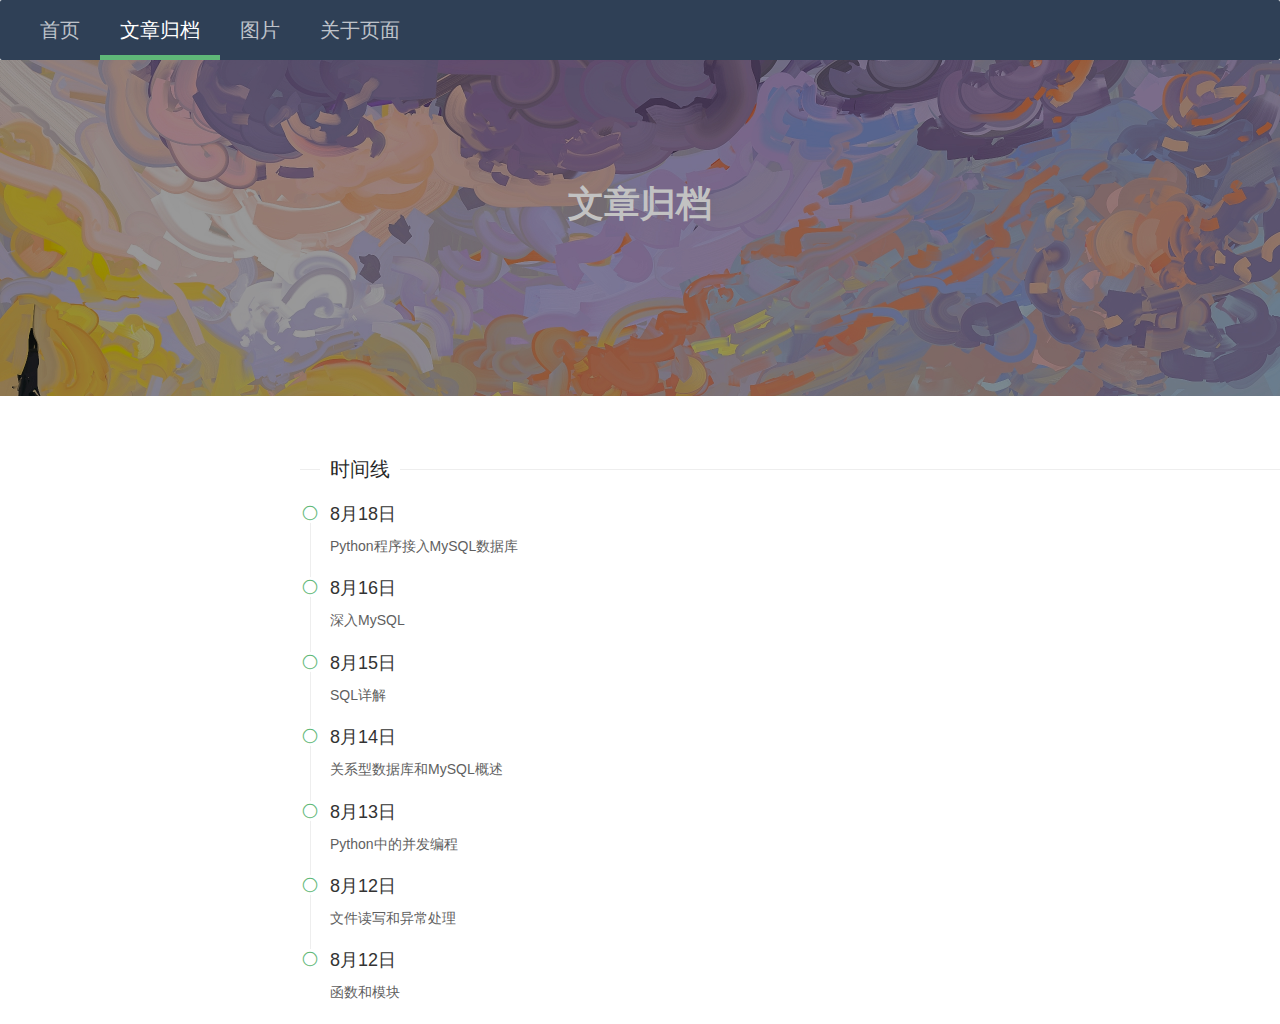
<file: archives.html>
<!DOCTYPE html>
<html lang="en">
<head>
    <meta charset="UTF-8">
    <title>kuxiaoliunian pages</title>
    <link href="layui/css/layui.css" rel="stylesheet">
    <link href="style.css" rel="stylesheet">
</head>
<body>
<script src="layui/layui.js"></script>
<script>
    layui.use('element', function () {
        var element = layui.element; //导航的hover效果、二级菜单等功能，需要依赖element模块
    });
</script>
<div class="nav">
    <ul class="layui-nav layui-bg-cyan">
        <li class="layui-nav-item"><a class="layui-font-20" href="index.html">首页</a></li>
        <li class="layui-nav-item layui-this"><a class="layui-font-20" href="archives.html">文章归档</a></li>
        <li class="layui-nav-item"><a class="layui-font-20" href="picture.html">图片</a></li>
        <li class="layui-nav-item"><a class="layui-font-20" href="about.html">关于页面</a></li>
    </ul>
</div>
<div class="top-2">
    <div class="top-mask">
        <h2 class="layui-font-gray top-h2">文章归档</h2>
    </div>
</div>
<div class="center-box">
    <fieldset class="layui-elem-field layui-field-title" >
        <legend>时间线</legend>
    </fieldset>
    <ul class="layui-timeline">
        <li class="layui-timeline-item">
            <i class="layui-icon layui-timeline-axis">&#xe63f;</i>
            <div class="layui-timeline-content layui-text">
                <h3 class="layui-timeline-title">8月18日</h3>
                <p>
                    Python程序接入MySQL数据库
                </p>
            </div>
        </li>
        <li class="layui-timeline-item">
            <i class="layui-icon layui-timeline-axis">&#xe63f;</i>
            <div class="layui-timeline-content layui-text">
                <h3 class="layui-timeline-title">8月16日</h3>
                <p>深入MySQL</p>
            </div>
        </li>
        <li class="layui-timeline-item">
            <i class="layui-icon layui-timeline-axis">&#xe63f;</i>
            <div class="layui-timeline-content layui-text">
                <h3 class="layui-timeline-title">8月15日</h3>
                <p>
                    SQL详解
                </p>
            </div>
        </li>
        <li class="layui-timeline-item">
            <i class="layui-icon layui-timeline-axis">&#xe63f;</i>
            <div class="layui-timeline-content layui-text">
                <h3 class="layui-timeline-title">8月14日</h3>
                <p>关系型数据库和MySQL概述</p>
            </div>
        </li>
        <li class="layui-timeline-item">
            <i class="layui-icon layui-timeline-axis">&#xe63f;</i>
            <div class="layui-timeline-content layui-text">
                <h3 class="layui-timeline-title">8月13日</h3>
                <p>Python中的并发编程</p>
            </div>
        </li>
        <li class="layui-timeline-item">
            <i class="layui-icon layui-timeline-axis">&#xe63f;</i>
            <div class="layui-timeline-content layui-text">
                <h3 class="layui-timeline-title">8月12日</h3>
                <p>文件读写和异常处理</p>
            </div>
        </li>
        <li class="layui-timeline-item">
            <i class="layui-icon layui-timeline-axis">&#xe63f;</i>
            <div class="layui-timeline-content layui-text">
                <h3 class="layui-timeline-title">8月12日</h3>
                <p>函数和模块</p>
            </div>
        </li>
    </ul>
</div>
</body>
</html>
</file>
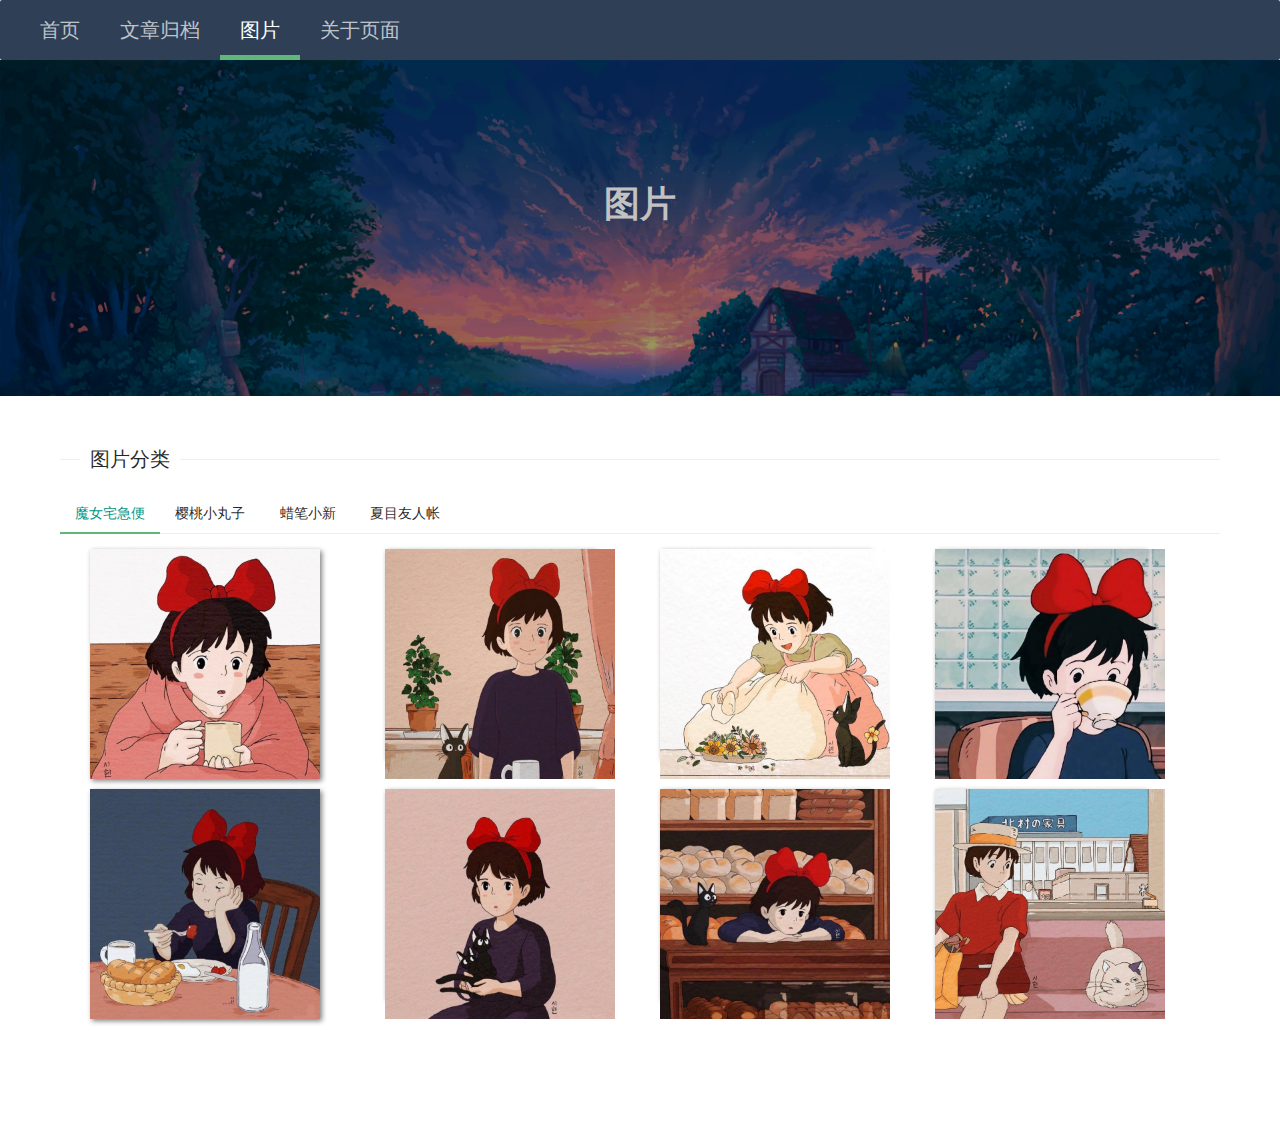
<file: picture.html>
<!DOCTYPE html>
<html lang="en">
<head>
    <meta charset="UTF-8">
    <title>kuxiaoliunian pages</title>
    <link href="layui/css/layui.css" rel="stylesheet">
    <link href="style.css" rel="stylesheet">
</head>
<body>
<script src="layui/layui.js"></script>
<script>
    layui.use('element', function () {
        var element = layui.element; //导航的hover效果、二级菜单等功能，需要依赖element模块
    });
</script>
<div class="nav">
    <ul class="layui-nav layui-bg-cyan">
        <li class="layui-nav-item"><a class="layui-font-20" href="index.html">首页</a></li>
        <li class="layui-nav-item"><a class="layui-font-20" href="archives.html">文章归档</a></li>
        <li class="layui-nav-item layui-this"><a class="layui-font-20" href="picture.html">图片</a></li>
        <li class="layui-nav-item"><a class="layui-font-20" href="about.html">关于页面</a></li>
    </ul>
</div>
<div class="top-3">
    <div class="top-mask">
        <h2 class="layui-font-gray top-h2">图片</h2>
    </div>
</div>
<div class="layui-main">
    <fieldset class="layui-elem-field layui-field-title" style="margin-top: 50px;">
        <legend>图片分类</legend>
    </fieldset>
    <div class="layui-tab layui-tab-brief">
        <ul class="layui-tab-title">
            <li class="layui-this">魔女宅急便</li>
            <li>樱桃小丸子</li>
            <li>蜡笔小新</li>
            <li>夏目友人帐</li>
        </ul>
        <div class="layui-tab-content">
            <div class="layui-tab-item layui-show">
                <div class="show-box">
                    <div class="show-img-box">
                        <div class="show-img-up">
                            <div class="show-img-left"><img src="img/IMG_1568.JPG" alt=""/></div>
                            <div class="show-img-in"><img src="img/IMG_1566.JPG" alt=""/></div>
                            <div class="show-img-in"><img src="img/IMG_1567.JPG" alt=""/></div>
                            <div class="show-img-in"><img src="img/IMG_1569.JPG" alt=""/></div>
                        </div>
                        <div class="show-img-down">
                            <div class="show-img-left"><img src="img/IMG_1570.JPG" alt=""/></div>
                            <div class="show-img-in"><img src="img/IMG_1571.JPG" alt=""/></div>
                            <div class="show-img-in"><img src="img/IMG_1572.JPG" alt=""/></div>
                            <div class="show-img-in"><img src="img/IMG_1573.JPG" alt=""/></div>
                        </div>
                    </div>
                </div>
            </div>
            <div class="layui-tab-item">
                <div class="show-box">
                    <div class="show-img-box">
                        <div class="show-img-up">
                            <div class="show-img-left"><img src="img/IMG_1584.JPG" alt=""/></div>
                            <div class="show-img-in"><img src="img/IMG_1576.JPG" alt=""/></div>
                            <div class="show-img-in"><img src="img/IMG_1577.JPG" alt=""/></div>
                            <div class="show-img-in"><img src="img/IMG_1578.JPG" alt=""/></div>
                        </div>
                        <div class="show-img-down">
                            <div class="show-img-left"><img src="img/IMG_1579.JPG" alt=""/></div>
                            <div class="show-img-in"><img src="img/IMG_1580.JPG" alt=""/></div>
                            <div class="show-img-in"><img src="img/IMG_1581.JPG" alt=""/></div>
                            <div class="show-img-in"><img src="img/IMG_1582.JPG" alt=""/></div>
                        </div>
                    </div>

                </div>
            </div>
            <div class="layui-tab-item">
                <div class="show-box">
                    <div class="show-img-box">
                        <div class="show-img-up">
                            <div class="show-img-left"><img src="img/IMG_1591.JPG" alt=""/></div>
                            <div class="show-img-in"><img src="img/IMG_1592.JPG" alt=""/></div>
                            <div class="show-img-in"><img src="img/IMG_1585.JPG" alt=""/></div>
                            <div class="show-img-in"><img src="img/IMG_1586.JPG" alt=""/></div>
                        </div>
                        <div class="show-img-down">
                            <div class="show-img-left"><img src="img/IMG_1587.JPG" alt=""/></div>
                            <div class="show-img-in"><img src="img/IMG_1588.JPG" alt=""/></div>
                            <div class="show-img-in"><img src="img/IMG_1589.JPG" alt=""/></div>
                            <div class="show-img-in"><img src="img/IMG_1590.JPG" alt=""/></div>
                        </div>
                    </div>

                </div>
            </div>
            <div class="layui-tab-item">
                <div class="show-box">
                    <div class="show-img-box">
                        <div class="show-img-up">
                            <div class="show-img-left"><img src="img/IMG_1608.JPG" alt=""/></div>
                            <div class="show-img-in"><img src="img/IMG_1609.JPG" alt=""/></div>
                            <div class="show-img-in"><img src="img/IMG_1610.JPG" alt=""/></div>
                            <div class="show-img-in"><img src="img/IMG_1603.JPG" alt=""/></div>
                        </div>
                        <div class="show-img-down">
                            <div class="show-img-left"><img src="img/IMG_1604.JPG" alt=""/></div>
                            <div class="show-img-in"><img src="img/IMG_1605.JPG" alt=""/></div>
                            <div class="show-img-in"><img src="img/IMG_1606.JPG" alt=""/></div>
                            <div class="show-img-in"><img src="img/IMG_1607.JPG" alt=""/></div>
                        </div>
                    </div>

                </div>
            </div>
        </div>
    </div>
</div>
</body>
</html>
</file>
<file: layui/css/layui.css>
blockquote, body, button, dd, div, dl, dt, form, h1, h2, h3, h4, h5, h6, input, li, ol, p, pre, td, textarea, th, ul {
    margin: 0;
    padding: 0;
    -webkit-tap-highlight-color: rgba(0, 0, 0, 0)
}

a:active, a:hover {
    outline: 0
}

img {
    display: inline-block;
    border: none;
    vertical-align: middle
}

li {
    list-style: none
}

table {
    border-collapse: collapse;
    border-spacing: 0
}

h1, h2, h3 {
    font-weight: 400
}

h4, h5, h6 {
    font-size: 100%;
    font-weight: 400
}

button, input, select, textarea {
    font-size: 100%
}

button, input, optgroup, option, select, textarea {
    font-family: inherit;
    font-size: inherit;
    font-style: inherit;
    font-weight: inherit;
    outline: 0
}

pre {
    white-space: pre-wrap;
    white-space: -moz-pre-wrap;
    white-space: -pre-wrap;
    white-space: -o-pre-wrap;
    word-wrap: break-word
}

body {
    line-height: 1.6;
    color: #333;
    color: rgba(0, 0, 0, .85);
    font: 14px Helvetica Neue, Helvetica, PingFang SC, Tahoma, Arial, sans-serif
}

hr {
    height: 0;
    line-height: 0;
    margin: 10px 0;
    padding: 0;
    border: none !important;
    border-bottom: 1px solid #eee !important;
    clear: both;
    overflow: hidden;
    background: 0 0
}

a {
    color: #333;
    text-decoration: none
}

a:hover {
    color: #777
}

a cite {
    font-style: normal;
    *cursor: pointer
}

.layui-border-box, .layui-border-box * {
    box-sizing: border-box
}

.layui-box, .layui-box * {
    box-sizing: content-box
}

.layui-clear {
    clear: both;
    *zoom: 1
}

.layui-clear:after {
    content: '\20';
    clear: both;
    *zoom: 1;
    display: block;
    height: 0
}

.layui-inline {
    position: relative;
    display: inline-block;
    *display: inline;
    *zoom: 1;
    vertical-align: middle
}

.layui-edge {
    position: relative;
    display: inline-block;
    vertical-align: middle;
    width: 0;
    height: 0;
    border-width: 6px;
    border-style: dashed;
    border-color: transparent;
    overflow: hidden
}

.layui-edge-top {
    top: -4px;
    border-bottom-color: #999;
    border-bottom-style: solid
}

.layui-edge-right {
    border-left-color: #999;
    border-left-style: solid
}

.layui-edge-bottom {
    top: 2px;
    border-top-color: #999;
    border-top-style: solid
}

.layui-edge-left {
    border-right-color: #999;
    border-right-style: solid
}

.layui-elip {
    text-overflow: ellipsis;
    overflow: hidden;
    white-space: nowrap
}

.layui-disabled, .layui-icon, .layui-unselect {
    -moz-user-select: none;
    -webkit-user-select: none;
    -ms-user-select: none
}

.layui-disabled, .layui-disabled:hover {
    color: #d2d2d2 !important;
    cursor: not-allowed !important
}

.layui-circle {
    border-radius: 100%
}

.layui-show {
    display: block !important
}

.layui-hide {
    display: none !important
}

.layui-show-v {
    visibility: visible !important
}

.layui-hide-v {
    visibility: hidden !important
}

@font-face {
    font-family: layui-icon;
    src: url(../font/iconfont.eot?v=256);
    src: url(../font/iconfont.eot?v=256#iefix) format('embedded-opentype'), url(../font/iconfont.woff2?v=256) format('woff2'), url(../font/iconfont.woff?v=256) format('woff'), url(../font/iconfont.ttf?v=256) format('truetype'), url(../font/iconfont.svg?v=256#layui-icon) format('svg')
}

.layui-icon {
    font-family: layui-icon !important;
    font-size: 16px;
    font-style: normal;
    -webkit-font-smoothing: antialiased;
    -moz-osx-font-smoothing: grayscale
}

.layui-icon-reply-fill:before {
    content: "\e611"
}

.layui-icon-set-fill:before {
    content: "\e614"
}

.layui-icon-menu-fill:before {
    content: "\e60f"
}

.layui-icon-search:before {
    content: "\e615"
}

.layui-icon-share:before {
    content: "\e641"
}

.layui-icon-set-sm:before {
    content: "\e620"
}

.layui-icon-engine:before {
    content: "\e628"
}

.layui-icon-close:before {
    content: "\1006"
}

.layui-icon-close-fill:before {
    content: "\1007"
}

.layui-icon-chart-screen:before {
    content: "\e629"
}

.layui-icon-star:before {
    content: "\e600"
}

.layui-icon-circle-dot:before {
    content: "\e617"
}

.layui-icon-chat:before {
    content: "\e606"
}

.layui-icon-release:before {
    content: "\e609"
}

.layui-icon-list:before {
    content: "\e60a"
}

.layui-icon-chart:before {
    content: "\e62c"
}

.layui-icon-ok-circle:before {
    content: "\1005"
}

.layui-icon-layim-theme:before {
    content: "\e61b"
}

.layui-icon-table:before {
    content: "\e62d"
}

.layui-icon-right:before {
    content: "\e602"
}

.layui-icon-left:before {
    content: "\e603"
}

.layui-icon-cart-simple:before {
    content: "\e698"
}

.layui-icon-face-cry:before {
    content: "\e69c"
}

.layui-icon-face-smile:before {
    content: "\e6af"
}

.layui-icon-survey:before {
    content: "\e6b2"
}

.layui-icon-tree:before {
    content: "\e62e"
}

.layui-icon-ie:before {
    content: "\e7bb"
}

.layui-icon-upload-circle:before {
    content: "\e62f"
}

.layui-icon-add-circle:before {
    content: "\e61f"
}

.layui-icon-download-circle:before {
    content: "\e601"
}

.layui-icon-templeate-1:before {
    content: "\e630"
}

.layui-icon-util:before {
    content: "\e631"
}

.layui-icon-face-surprised:before {
    content: "\e664"
}

.layui-icon-edit:before {
    content: "\e642"
}

.layui-icon-speaker:before {
    content: "\e645"
}

.layui-icon-down:before {
    content: "\e61a"
}

.layui-icon-file:before {
    content: "\e621"
}

.layui-icon-layouts:before {
    content: "\e632"
}

.layui-icon-rate-half:before {
    content: "\e6c9"
}

.layui-icon-add-circle-fine:before {
    content: "\e608"
}

.layui-icon-prev-circle:before {
    content: "\e633"
}

.layui-icon-read:before {
    content: "\e705"
}

.layui-icon-404:before {
    content: "\e61c"
}

.layui-icon-carousel:before {
    content: "\e634"
}

.layui-icon-help:before {
    content: "\e607"
}

.layui-icon-code-circle:before {
    content: "\e635"
}

.layui-icon-windows:before {
    content: "\e67f"
}

.layui-icon-water:before {
    content: "\e636"
}

.layui-icon-username:before {
    content: "\e66f"
}

.layui-icon-find-fill:before {
    content: "\e670"
}

.layui-icon-about:before {
    content: "\e60b"
}

.layui-icon-location:before {
    content: "\e715"
}

.layui-icon-up:before {
    content: "\e619"
}

.layui-icon-pause:before {
    content: "\e651"
}

.layui-icon-date:before {
    content: "\e637"
}

.layui-icon-layim-uploadfile:before {
    content: "\e61d"
}

.layui-icon-delete:before {
    content: "\e640"
}

.layui-icon-play:before {
    content: "\e652"
}

.layui-icon-top:before {
    content: "\e604"
}

.layui-icon-firefox:before {
    content: "\e686"
}

.layui-icon-friends:before {
    content: "\e612"
}

.layui-icon-refresh-3:before {
    content: "\e9aa"
}

.layui-icon-ok:before {
    content: "\e605"
}

.layui-icon-layer:before {
    content: "\e638"
}

.layui-icon-face-smile-fine:before {
    content: "\e60c"
}

.layui-icon-dollar:before {
    content: "\e659"
}

.layui-icon-group:before {
    content: "\e613"
}

.layui-icon-layim-download:before {
    content: "\e61e"
}

.layui-icon-picture-fine:before {
    content: "\e60d"
}

.layui-icon-link:before {
    content: "\e64c"
}

.layui-icon-diamond:before {
    content: "\e735"
}

.layui-icon-log:before {
    content: "\e60e"
}

.layui-icon-key:before {
    content: "\e683"
}

.layui-icon-rate-solid:before {
    content: "\e67a"
}

.layui-icon-fonts-del:before {
    content: "\e64f"
}

.layui-icon-unlink:before {
    content: "\e64d"
}

.layui-icon-fonts-clear:before {
    content: "\e639"
}

.layui-icon-triangle-r:before {
    content: "\e623"
}

.layui-icon-circle:before {
    content: "\e63f"
}

.layui-icon-radio:before {
    content: "\e643"
}

.layui-icon-align-center:before {
    content: "\e647"
}

.layui-icon-align-right:before {
    content: "\e648"
}

.layui-icon-align-left:before {
    content: "\e649"
}

.layui-icon-loading-1:before {
    content: "\e63e"
}

.layui-icon-return:before {
    content: "\e65c"
}

.layui-icon-fonts-strong:before {
    content: "\e62b"
}

.layui-icon-upload:before {
    content: "\e67c"
}

.layui-icon-dialogue:before {
    content: "\e63a"
}

.layui-icon-video:before {
    content: "\e6ed"
}

.layui-icon-headset:before {
    content: "\e6fc"
}

.layui-icon-cellphone-fine:before {
    content: "\e63b"
}

.layui-icon-add-1:before {
    content: "\e654"
}

.layui-icon-face-smile-b:before {
    content: "\e650"
}

.layui-icon-fonts-html:before {
    content: "\e64b"
}

.layui-icon-screen-full:before {
    content: "\e622"
}

.layui-icon-form:before {
    content: "\e63c"
}

.layui-icon-cart:before {
    content: "\e657"
}

.layui-icon-camera-fill:before {
    content: "\e65d"
}

.layui-icon-tabs:before {
    content: "\e62a"
}

.layui-icon-heart-fill:before {
    content: "\e68f"
}

.layui-icon-fonts-code:before {
    content: "\e64e"
}

.layui-icon-ios:before {
    content: "\e680"
}

.layui-icon-at:before {
    content: "\e687"
}

.layui-icon-fire:before {
    content: "\e756"
}

.layui-icon-set:before {
    content: "\e716"
}

.layui-icon-fonts-u:before {
    content: "\e646"
}

.layui-icon-triangle-d:before {
    content: "\e625"
}

.layui-icon-tips:before {
    content: "\e702"
}

.layui-icon-picture:before {
    content: "\e64a"
}

.layui-icon-more-vertical:before {
    content: "\e671"
}

.layui-icon-bluetooth:before {
    content: "\e689"
}

.layui-icon-flag:before {
    content: "\e66c"
}

.layui-icon-loading:before {
    content: "\e63d"
}

.layui-icon-fonts-i:before {
    content: "\e644"
}

.layui-icon-refresh-1:before {
    content: "\e666"
}

.layui-icon-rmb:before {
    content: "\e65e"
}

.layui-icon-addition:before {
    content: "\e624"
}

.layui-icon-home:before {
    content: "\e68e"
}

.layui-icon-time:before {
    content: "\e68d"
}

.layui-icon-user:before {
    content: "\e770"
}

.layui-icon-notice:before {
    content: "\e667"
}

.layui-icon-chrome:before {
    content: "\e68a"
}

.layui-icon-edge:before {
    content: "\e68b"
}

.layui-icon-login-weibo:before {
    content: "\e675"
}

.layui-icon-voice:before {
    content: "\e688"
}

.layui-icon-upload-drag:before {
    content: "\e681"
}

.layui-icon-login-qq:before {
    content: "\e676"
}

.layui-icon-snowflake:before {
    content: "\e6b1"
}

.layui-icon-heart:before {
    content: "\e68c"
}

.layui-icon-logout:before {
    content: "\e682"
}

.layui-icon-file-b:before {
    content: "\e655"
}

.layui-icon-template:before {
    content: "\e663"
}

.layui-icon-transfer:before {
    content: "\e691"
}

.layui-icon-auz:before {
    content: "\e672"
}

.layui-icon-console:before {
    content: "\e665"
}

.layui-icon-app:before {
    content: "\e653"
}

.layui-icon-prev:before {
    content: "\e65a"
}

.layui-icon-website:before {
    content: "\e7ae"
}

.layui-icon-next:before {
    content: "\e65b"
}

.layui-icon-component:before {
    content: "\e857"
}

.layui-icon-android:before {
    content: "\e684"
}

.layui-icon-more:before {
    content: "\e65f"
}

.layui-icon-login-wechat:before {
    content: "\e677"
}

.layui-icon-shrink-right:before {
    content: "\e668"
}

.layui-icon-spread-left:before {
    content: "\e66b"
}

.layui-icon-camera:before {
    content: "\e660"
}

.layui-icon-note:before {
    content: "\e66e"
}

.layui-icon-refresh:before {
    content: "\e669"
}

.layui-icon-female:before {
    content: "\e661"
}

.layui-icon-male:before {
    content: "\e662"
}

.layui-icon-screen-restore:before {
    content: "\e758"
}

.layui-icon-password:before {
    content: "\e673"
}

.layui-icon-senior:before {
    content: "\e674"
}

.layui-icon-theme:before {
    content: "\e66a"
}

.layui-icon-tread:before {
    content: "\e6c5"
}

.layui-icon-praise:before {
    content: "\e6c6"
}

.layui-icon-star-fill:before {
    content: "\e658"
}

.layui-icon-rate:before {
    content: "\e67b"
}

.layui-icon-template-1:before {
    content: "\e656"
}

.layui-icon-vercode:before {
    content: "\e679"
}

.layui-icon-service:before {
    content: "\e626"
}

.layui-icon-cellphone:before {
    content: "\e678"
}

.layui-icon-print:before {
    content: "\e66d"
}

.layui-icon-cols:before {
    content: "\e610"
}

.layui-icon-wifi:before {
    content: "\e7e0"
}

.layui-icon-export:before {
    content: "\e67d"
}

.layui-icon-rss:before {
    content: "\e808"
}

.layui-icon-slider:before {
    content: "\e714"
}

.layui-icon-email:before {
    content: "\e618"
}

.layui-icon-subtraction:before {
    content: "\e67e"
}

.layui-icon-mike:before {
    content: "\e6dc"
}

.layui-icon-light:before {
    content: "\e748"
}

.layui-icon-gift:before {
    content: "\e627"
}

.layui-icon-mute:before {
    content: "\e685"
}

.layui-icon-reduce-circle:before {
    content: "\e616"
}

.layui-icon-music:before {
    content: "\e690"
}

.layui-main {
    position: relative;
    width: 1160px;
    margin: 0 auto
}

.layui-header {
    position: relative;
    z-index: 1000;
    height: 60px
}

.layui-header a:hover {
    transition: all .5s;
    -webkit-transition: all .5s
}

.layui-side {
    position: fixed;
    left: 0;
    top: 0;
    bottom: 0;
    z-index: 999;
    width: 200px;
    overflow-x: hidden
}

.layui-side-scroll {
    position: relative;
    width: 220px;
    height: 100%;
    overflow-x: hidden
}

.layui-body {
    position: relative;
    left: 200px;
    right: 0;
    top: 0;
    bottom: 0;
    z-index: 900;
    width: auto;
    box-sizing: border-box
}

.layui-layout-body {
    overflow-x: hidden
}

.layui-layout-admin .layui-header {
    position: fixed;
    top: 0;
    left: 0;
    right: 0;
    background-color: #23262e
}

.layui-layout-admin .layui-side {
    top: 60px;
    width: 200px;
    overflow-x: hidden
}

.layui-layout-admin .layui-body {
    position: absolute;
    top: 60px;
    padding-bottom: 44px
}

.layui-layout-admin .layui-main {
    width: auto;
    margin: 0 15px
}

.layui-layout-admin .layui-footer {
    position: fixed;
    left: 200px;
    right: 0;
    bottom: 0;
    z-index: 990;
    height: 44px;
    line-height: 44px;
    padding: 0 15px;
    box-shadow: -1px 0 4px rgb(0 0 0 / 12%);
    background-color: #fafafa
}

.layui-layout-admin .layui-logo {
    position: absolute;
    left: 0;
    top: 0;
    width: 200px;
    height: 100%;
    line-height: 60px;
    text-align: center;
    color: #009688;
    font-size: 16px;
    box-shadow: 0 1px 2px 0 rgb(0 0 0 / 15%)
}

.layui-layout-admin .layui-header .layui-nav {
    background: 0 0
}

.layui-layout-left {
    position: absolute !important;
    left: 200px;
    top: 0
}

.layui-layout-right {
    position: absolute !important;
    right: 0;
    top: 0
}

.layui-container {
    position: relative;
    margin: 0 auto;
    box-sizing: border-box
}

.layui-fluid {
    position: relative;
    margin: 0 auto;
    padding: 0 15px
}

.layui-row:after, .layui-row:before {
    content: "";
    display: block;
    clear: both
}

.layui-col-lg1, .layui-col-lg10, .layui-col-lg11, .layui-col-lg12, .layui-col-lg2, .layui-col-lg3, .layui-col-lg4, .layui-col-lg5, .layui-col-lg6, .layui-col-lg7, .layui-col-lg8, .layui-col-lg9, .layui-col-md1, .layui-col-md10, .layui-col-md11, .layui-col-md12, .layui-col-md2, .layui-col-md3, .layui-col-md4, .layui-col-md5, .layui-col-md6, .layui-col-md7, .layui-col-md8, .layui-col-md9, .layui-col-sm1, .layui-col-sm10, .layui-col-sm11, .layui-col-sm12, .layui-col-sm2, .layui-col-sm3, .layui-col-sm4, .layui-col-sm5, .layui-col-sm6, .layui-col-sm7, .layui-col-sm8, .layui-col-sm9, .layui-col-xs1, .layui-col-xs10, .layui-col-xs11, .layui-col-xs12, .layui-col-xs2, .layui-col-xs3, .layui-col-xs4, .layui-col-xs5, .layui-col-xs6, .layui-col-xs7, .layui-col-xs8, .layui-col-xs9 {
    position: relative;
    display: block;
    box-sizing: border-box
}

.layui-col-xs1, .layui-col-xs10, .layui-col-xs11, .layui-col-xs12, .layui-col-xs2, .layui-col-xs3, .layui-col-xs4, .layui-col-xs5, .layui-col-xs6, .layui-col-xs7, .layui-col-xs8, .layui-col-xs9 {
    float: left
}

.layui-col-xs1 {
    width: 8.33333333%
}

.layui-col-xs2 {
    width: 16.66666667%
}

.layui-col-xs3 {
    width: 25%
}

.layui-col-xs4 {
    width: 33.33333333%
}

.layui-col-xs5 {
    width: 41.66666667%
}

.layui-col-xs6 {
    width: 50%
}

.layui-col-xs7 {
    width: 58.33333333%
}

.layui-col-xs8 {
    width: 66.66666667%
}

.layui-col-xs9 {
    width: 75%
}

.layui-col-xs10 {
    width: 83.33333333%
}

.layui-col-xs11 {
    width: 91.66666667%
}

.layui-col-xs12 {
    width: 100%
}

.layui-col-xs-offset1 {
    margin-left: 8.33333333%
}

.layui-col-xs-offset2 {
    margin-left: 16.66666667%
}

.layui-col-xs-offset3 {
    margin-left: 25%
}

.layui-col-xs-offset4 {
    margin-left: 33.33333333%
}

.layui-col-xs-offset5 {
    margin-left: 41.66666667%
}

.layui-col-xs-offset6 {
    margin-left: 50%
}

.layui-col-xs-offset7 {
    margin-left: 58.33333333%
}

.layui-col-xs-offset8 {
    margin-left: 66.66666667%
}

.layui-col-xs-offset9 {
    margin-left: 75%
}

.layui-col-xs-offset10 {
    margin-left: 83.33333333%
}

.layui-col-xs-offset11 {
    margin-left: 91.66666667%
}

.layui-col-xs-offset12 {
    margin-left: 100%
}

@media screen and (max-width: 767.98px) {
    .layui-container {
        padding: 0 15px
    }

    .layui-hide-xs {
        display: none !important
    }

    .layui-show-xs-block {
        display: block !important
    }

    .layui-show-xs-inline {
        display: inline !important
    }

    .layui-show-xs-inline-block {
        display: inline-block !important
    }
}

@media screen and (min-width: 768px) {
    .layui-container {
        width: 720px
    }

    .layui-hide-sm {
        display: none !important
    }

    .layui-show-sm-block {
        display: block !important
    }

    .layui-show-sm-inline {
        display: inline !important
    }

    .layui-show-sm-inline-block {
        display: inline-block !important
    }

    .layui-col-sm1, .layui-col-sm10, .layui-col-sm11, .layui-col-sm12, .layui-col-sm2, .layui-col-sm3, .layui-col-sm4, .layui-col-sm5, .layui-col-sm6, .layui-col-sm7, .layui-col-sm8, .layui-col-sm9 {
        float: left
    }

    .layui-col-sm1 {
        width: 8.33333333%
    }

    .layui-col-sm2 {
        width: 16.66666667%
    }

    .layui-col-sm3 {
        width: 25%
    }

    .layui-col-sm4 {
        width: 33.33333333%
    }

    .layui-col-sm5 {
        width: 41.66666667%
    }

    .layui-col-sm6 {
        width: 50%
    }

    .layui-col-sm7 {
        width: 58.33333333%
    }

    .layui-col-sm8 {
        width: 66.66666667%
    }

    .layui-col-sm9 {
        width: 75%
    }

    .layui-col-sm10 {
        width: 83.33333333%
    }

    .layui-col-sm11 {
        width: 91.66666667%
    }

    .layui-col-sm12 {
        width: 100%
    }

    .layui-col-sm-offset1 {
        margin-left: 8.33333333%
    }

    .layui-col-sm-offset2 {
        margin-left: 16.66666667%
    }

    .layui-col-sm-offset3 {
        margin-left: 25%
    }

    .layui-col-sm-offset4 {
        margin-left: 33.33333333%
    }

    .layui-col-sm-offset5 {
        margin-left: 41.66666667%
    }

    .layui-col-sm-offset6 {
        margin-left: 50%
    }

    .layui-col-sm-offset7 {
        margin-left: 58.33333333%
    }

    .layui-col-sm-offset8 {
        margin-left: 66.66666667%
    }

    .layui-col-sm-offset9 {
        margin-left: 75%
    }

    .layui-col-sm-offset10 {
        margin-left: 83.33333333%
    }

    .layui-col-sm-offset11 {
        margin-left: 91.66666667%
    }

    .layui-col-sm-offset12 {
        margin-left: 100%
    }
}

@media screen and (min-width: 992px) {
    .layui-container {
        width: 960px
    }

    .layui-hide-md {
        display: none !important
    }

    .layui-show-md-block {
        display: block !important
    }

    .layui-show-md-inline {
        display: inline !important
    }

    .layui-show-md-inline-block {
        display: inline-block !important
    }

    .layui-col-md1, .layui-col-md10, .layui-col-md11, .layui-col-md12, .layui-col-md2, .layui-col-md3, .layui-col-md4, .layui-col-md5, .layui-col-md6, .layui-col-md7, .layui-col-md8, .layui-col-md9 {
        float: left
    }

    .layui-col-md1 {
        width: 8.33333333%
    }

    .layui-col-md2 {
        width: 16.66666667%
    }

    .layui-col-md3 {
        width: 25%
    }

    .layui-col-md4 {
        width: 33.33333333%
    }

    .layui-col-md5 {
        width: 41.66666667%
    }

    .layui-col-md6 {
        width: 50%
    }

    .layui-col-md7 {
        width: 58.33333333%
    }

    .layui-col-md8 {
        width: 66.66666667%
    }

    .layui-col-md9 {
        width: 75%
    }

    .layui-col-md10 {
        width: 83.33333333%
    }

    .layui-col-md11 {
        width: 91.66666667%
    }

    .layui-col-md12 {
        width: 100%
    }

    .layui-col-md-offset1 {
        margin-left: 8.33333333%
    }

    .layui-col-md-offset2 {
        margin-left: 16.66666667%
    }

    .layui-col-md-offset3 {
        margin-left: 25%
    }

    .layui-col-md-offset4 {
        margin-left: 33.33333333%
    }

    .layui-col-md-offset5 {
        margin-left: 41.66666667%
    }

    .layui-col-md-offset6 {
        margin-left: 50%
    }

    .layui-col-md-offset7 {
        margin-left: 58.33333333%
    }

    .layui-col-md-offset8 {
        margin-left: 66.66666667%
    }

    .layui-col-md-offset9 {
        margin-left: 75%
    }

    .layui-col-md-offset10 {
        margin-left: 83.33333333%
    }

    .layui-col-md-offset11 {
        margin-left: 91.66666667%
    }

    .layui-col-md-offset12 {
        margin-left: 100%
    }
}

@media screen and (min-width: 1200px) {
    .layui-container {
        width: 1150px
    }

    .layui-hide-lg {
        display: none !important
    }

    .layui-show-lg-block {
        display: block !important
    }

    .layui-show-lg-inline {
        display: inline !important
    }

    .layui-show-lg-inline-block {
        display: inline-block !important
    }

    .layui-col-lg1, .layui-col-lg10, .layui-col-lg11, .layui-col-lg12, .layui-col-lg2, .layui-col-lg3, .layui-col-lg4, .layui-col-lg5, .layui-col-lg6, .layui-col-lg7, .layui-col-lg8, .layui-col-lg9 {
        float: left
    }

    .layui-col-lg1 {
        width: 8.33333333%
    }

    .layui-col-lg2 {
        width: 16.66666667%
    }

    .layui-col-lg3 {
        width: 25%
    }

    .layui-col-lg4 {
        width: 33.33333333%
    }

    .layui-col-lg5 {
        width: 41.66666667%
    }

    .layui-col-lg6 {
        width: 50%
    }

    .layui-col-lg7 {
        width: 58.33333333%
    }

    .layui-col-lg8 {
        width: 66.66666667%
    }

    .layui-col-lg9 {
        width: 75%
    }

    .layui-col-lg10 {
        width: 83.33333333%
    }

    .layui-col-lg11 {
        width: 91.66666667%
    }

    .layui-col-lg12 {
        width: 100%
    }

    .layui-col-lg-offset1 {
        margin-left: 8.33333333%
    }

    .layui-col-lg-offset2 {
        margin-left: 16.66666667%
    }

    .layui-col-lg-offset3 {
        margin-left: 25%
    }

    .layui-col-lg-offset4 {
        margin-left: 33.33333333%
    }

    .layui-col-lg-offset5 {
        margin-left: 41.66666667%
    }

    .layui-col-lg-offset6 {
        margin-left: 50%
    }

    .layui-col-lg-offset7 {
        margin-left: 58.33333333%
    }

    .layui-col-lg-offset8 {
        margin-left: 66.66666667%
    }

    .layui-col-lg-offset9 {
        margin-left: 75%
    }

    .layui-col-lg-offset10 {
        margin-left: 83.33333333%
    }

    .layui-col-lg-offset11 {
        margin-left: 91.66666667%
    }

    .layui-col-lg-offset12 {
        margin-left: 100%
    }
}

.layui-col-space1 {
    margin: -.5px
}

.layui-col-space1 > * {
    padding: .5px
}

.layui-col-space2 {
    margin: -1px
}

.layui-col-space2 > * {
    padding: 1px
}

.layui-col-space4 {
    margin: -2px
}

.layui-col-space4 > * {
    padding: 2px
}

.layui-col-space5 {
    margin: -2.5px
}

.layui-col-space5 > * {
    padding: 2.5px
}

.layui-col-space6 {
    margin: -3px
}

.layui-col-space6 > * {
    padding: 3px
}

.layui-col-space8 {
    margin: -4px
}

.layui-col-space8 > * {
    padding: 4px
}

.layui-col-space10 {
    margin: -5px
}

.layui-col-space10 > * {
    padding: 5px
}

.layui-col-space12 {
    margin: -6px
}

.layui-col-space12 > * {
    padding: 6px
}

.layui-col-space14 {
    margin: -7px
}

.layui-col-space14 > * {
    padding: 7px
}

.layui-col-space15 {
    margin: -7.5px
}

.layui-col-space15 > * {
    padding: 7.5px
}

.layui-col-space16 {
    margin: -8px
}

.layui-col-space16 > * {
    padding: 8px
}

.layui-col-space18 {
    margin: -9px
}

.layui-col-space18 > * {
    padding: 9px
}

.layui-col-space20 {
    margin: -10px
}

.layui-col-space20 > * {
    padding: 10px
}

.layui-col-space22 {
    margin: -11px
}

.layui-col-space22 > * {
    padding: 11px
}

.layui-col-space24 {
    margin: -12px
}

.layui-col-space24 > * {
    padding: 12px
}

.layui-col-space25 {
    margin: -12.5px
}

.layui-col-space25 > * {
    padding: 12.5px
}

.layui-col-space26 {
    margin: -13px
}

.layui-col-space26 > * {
    padding: 13px
}

.layui-col-space28 {
    margin: -14px
}

.layui-col-space28 > * {
    padding: 14px
}

.layui-col-space30 {
    margin: -15px
}

.layui-col-space30 > * {
    padding: 15px
}

.layui-btn, .layui-input, .layui-select, .layui-textarea, .layui-upload-button {
    outline: 0;
    -webkit-appearance: none;
    transition: all .3s;
    -webkit-transition: all .3s;
    box-sizing: border-box
}

.layui-elem-quote {
    margin-bottom: 10px;
    padding: 15px;
    line-height: 1.6;
    border-left: 5px solid #5fb878;
    border-radius: 0 2px 2px 0;
    background-color: #fafafa
}

.layui-quote-nm {
    border-style: solid;
    border-width: 1px;
    border-left-width: 5px;
    background: 0 0
}

.layui-elem-field {
    margin-bottom: 10px;
    padding: 0;
    border-width: 1px;
    border-style: solid
}

.layui-elem-field legend {
    margin-left: 20px;
    padding: 0 10px;
    font-size: 20px;
    font-weight: 300
}

.layui-field-title {
    margin: 10px 0 20px;
    border-width: 0;
    border-top-width: 1px
}

.layui-field-box {
    padding: 15px
}

.layui-field-title .layui-field-box {
    padding: 10px 0
}

.layui-progress {
    position: relative;
    height: 6px;
    border-radius: 20px;
    background-color: #eee
}

.layui-progress-bar {
    position: absolute;
    left: 0;
    top: 0;
    width: 0;
    max-width: 100%;
    height: 6px;
    border-radius: 20px;
    text-align: right;
    background-color: #5fb878;
    transition: all .3s;
    -webkit-transition: all .3s
}

.layui-progress-big, .layui-progress-big .layui-progress-bar {
    height: 18px;
    line-height: 18px
}

.layui-progress-text {
    position: relative;
    top: -20px;
    line-height: 18px;
    font-size: 12px;
    color: #5f5f5f
}

.layui-progress-big .layui-progress-text {
    position: static;
    padding: 0 10px;
    color: #fff
}

.layui-collapse {
    border-width: 1px;
    border-style: solid;
    border-radius: 2px
}

.layui-colla-content, .layui-colla-item {
    border-top-width: 1px;
    border-top-style: solid
}

.layui-colla-item:first-child {
    border-top: none
}

.layui-colla-title {
    position: relative;
    height: 42px;
    line-height: 42px;
    padding: 0 15px 0 35px;
    color: #333;
    background-color: #fafafa;
    cursor: pointer;
    font-size: 14px;
    overflow: hidden
}

.layui-colla-content {
    display: none;
    padding: 10px 15px;
    line-height: 1.6;
    color: #5f5f5f
}

.layui-colla-icon {
    position: absolute;
    left: 15px;
    top: 0;
    font-size: 14px
}

.layui-card {
    margin-bottom: 15px;
    border-radius: 2px;
    background-color: #fff;
    box-shadow: 0 1px 2px 0 rgba(0, 0, 0, .05)
}

.layui-card:last-child {
    margin-bottom: 0
}

.layui-card-header {
    position: relative;
    height: 42px;
    line-height: 42px;
    padding: 0 15px;
    border-bottom: 1px solid #f6f6f6;
    color: #333;
    border-radius: 2px 2px 0 0;
    font-size: 14px
}

.layui-card-body {
    position: relative;
    padding: 10px 15px;
    line-height: 24px
}

.layui-card-body[pad15] {
    padding: 15px
}

.layui-card-body[pad20] {
    padding: 20px
}

.layui-card-body .layui-table {
    margin: 5px 0
}

.layui-card .layui-tab {
    margin: 0
}

.layui-panel {
    position: relative;
    border-width: 1px;
    border-style: solid;
    border-radius: 2px;
    box-shadow: 1px 1px 4px rgb(0 0 0 / 8%);
    background-color: #fff;
    color: #5f5f5f
}

.layui-panel-window {
    position: relative;
    padding: 15px;
    border-radius: 0;
    border-top: 5px solid #eee;
    background-color: #fff
}

.layui-auxiliar-moving {
    position: fixed;
    left: 0;
    right: 0;
    top: 0;
    bottom: 0;
    width: 100%;
    height: 100%;
    background: 0 0;
    z-index: 9999999999
}

.layui-bg-red {
    background-color: #ff5722 !important;
    color: #fff !important
}

.layui-bg-orange {
    background-color: #ffb800 !important;
    color: #fff !important
}

.layui-bg-green {
    background-color: #009688 !important;
    color: #fff !important
}

.layui-bg-cyan {
    background-color: #2f4056 !important;
    color: #fff !important
}

.layui-bg-blue {
    background-color: #1e9fff !important;
    color: #fff !important
}

.layui-bg-black {
    background-color: #393d49 !important;
    color: #fff !important
}

.layui-bg-gray {
    background-color: #fafafa !important;
    color: #5f5f5f !important
}

.layui-badge-rim, .layui-border, .layui-colla-content, .layui-colla-item, .layui-collapse, .layui-elem-field, .layui-form-pane .layui-form-item[pane], .layui-form-pane .layui-form-label, .layui-input, .layui-layedit, .layui-layedit-tool, .layui-panel, .layui-quote-nm, .layui-select, .layui-tab-bar, .layui-tab-card, .layui-tab-title, .layui-tab-title .layui-this:after, .layui-textarea {
    border-color: #eee
}

.layui-border {
    border-width: 1px;
    border-style: solid;
    color: #5f5f5f !important
}

.layui-border-red {
    border-width: 1px;
    border-style: solid;
    border-color: #ff5722 !important;
    color: #ff5722 !important
}

.layui-border-orange {
    border-width: 1px;
    border-style: solid;
    border-color: #ffb800 !important;
    color: #ffb800 !important
}

.layui-border-green {
    border-width: 1px;
    border-style: solid;
    border-color: #009688 !important;
    color: #009688 !important
}

.layui-border-cyan {
    border-width: 1px;
    border-style: solid;
    border-color: #2f4056 !important;
    color: #2f4056 !important
}

.layui-border-blue {
    border-width: 1px;
    border-style: solid;
    border-color: #1e9fff !important;
    color: #1e9fff !important
}

.layui-border-black {
    border-width: 1px;
    border-style: solid;
    border-color: #393d49 !important;
    color: #393d49 !important
}

.layui-timeline-item:before {
    background-color: #eee
}

.layui-text {
    line-height: 1.6;
    font-size: 14px;
    color: #5f5f5f
}

.layui-text h1, .layui-text h2, .layui-text h3, .layui-text h4, .layui-text h5, .layui-text h6 {
    font-weight: 500;
    color: #333
}

.layui-text h1 {
    font-size: 32px
}

.layui-text h2 {
    font-size: 24px
}

.layui-text h3 {
    font-size: 18px
}

.layui-text h4 {
    font-size: 16px
}

.layui-text h5 {
    font-size: 14px
}

.layui-text h6 {
    font-size: 13px
}

.layui-text a:not(.layui-btn) {
    color: #01aaed
}

.layui-text a:not(.layui-btn):hover {
    text-decoration: underline
}

.layui-text ol, .layui-text ul {
    padding: 5px 0 5px 15px
}

.layui-text ul li {
    margin-top: 5px;
    list-style-type: disc
}

.layui-text ol li {
    margin-top: 5px;
    list-style-type: decimal
}

.layui-text em, .layui-word-aux {
    color: #999 !important;
    padding-left: 5px !important;
    padding-right: 5px !important
}

.layui-text p {
    margin: 10px 0
}

.layui-text p:first-child {
    margin-top: 0
}

.layui-text p:last-child {
    margin-bottom: 0
}

.layui-text blockquote:not(.layui-elem-quote) {
    padding: 5px 15px;
    border-left: 5px solid #eee
}

.layui-text pre:not(.layui-code) {
    padding: 15px;
    font-family: Lucida Console, Consolas, Courier New;
    background-color: #fafafa
}

.layui-font-12 {
    font-size: 12px !important
}

.layui-font-14 {
    font-size: 14px !important
}

.layui-font-16 {
    font-size: 16px !important
}

.layui-font-18 {
    font-size: 18px !important
}

.layui-font-20 {
    font-size: 20px !important
}

.layui-font-red {
    color: #ff5722 !important
}

.layui-font-orange {
    color: #ffb800 !important
}

.layui-font-green {
    color: #009688 !important
}

.layui-font-cyan {
    color: #2f4056 !important
}

.layui-font-blue {
    color: #01aaed !important
}

.layui-font-black {
    color: #000 !important
}

.layui-font-gray {
    color: #c2c2c2 !important
}

.layui-btn {
    display: inline-block;
    vertical-align: middle;
    height: 38px;
    line-height: 38px;
    border: 1px solid transparent;
    padding: 0 18px;
    background-color: #009688;
    color: #fff;
    white-space: nowrap;
    text-align: center;
    font-size: 14px;
    border-radius: 2px;
    cursor: pointer;
    -moz-user-select: none;
    -webkit-user-select: none;
    -ms-user-select: none
}

.layui-btn:hover {
    opacity: .8;
    filter: alpha(opacity=80);
    color: #fff
}

.layui-btn:active {
    opacity: 1;
    filter: alpha(opacity=100)
}

.layui-btn + .layui-btn {
    margin-left: 10px
}

.layui-btn-container {
    font-size: 0
}

.layui-btn-container .layui-btn {
    margin-right: 10px;
    margin-bottom: 10px
}

.layui-btn-container .layui-btn + .layui-btn {
    margin-left: 0
}

.layui-table .layui-btn-container .layui-btn {
    margin-bottom: 9px
}

.layui-btn-radius {
    border-radius: 100px
}

.layui-btn .layui-icon {
    padding: 0 2px;
    vertical-align: middle \0;
    vertical-align: bottom
}

.layui-btn-primary {
    border-color: #d2d2d2;
    background: 0 0;
    color: #5f5f5f
}

.layui-btn-primary:hover {
    border-color: #009688;
    color: #333
}

.layui-btn-normal {
    background-color: #1e9fff
}

.layui-btn-warm {
    background-color: #ffb800
}

.layui-btn-danger {
    background-color: #ff5722
}

.layui-btn-checked {
    background-color: #5fb878
}

.layui-btn-disabled, .layui-btn-disabled:active, .layui-btn-disabled:hover {
    border-color: #eee !important;
    background-color: #fbfbfb !important;
    color: #d2d2d2 !important;
    cursor: not-allowed !important;
    opacity: 1
}

.layui-btn-lg {
    height: 44px;
    line-height: 44px;
    padding: 0 25px;
    font-size: 16px
}

.layui-btn-sm {
    height: 30px;
    line-height: 30px;
    padding: 0 10px;
    font-size: 12px
}

.layui-btn-xs {
    height: 22px;
    line-height: 22px;
    padding: 0 5px;
    font-size: 12px
}

.layui-btn-xs i {
    font-size: 12px !important
}

.layui-btn-group {
    display: inline-block;
    vertical-align: middle;
    font-size: 0
}

.layui-btn-group .layui-btn {
    margin-left: 0 !important;
    margin-right: 0 !important;
    border-left: 1px solid rgba(255, 255, 255, .5);
    border-radius: 0
}

.layui-btn-group .layui-btn-primary {
    border-left: none
}

.layui-btn-group .layui-btn-primary:hover {
    border-color: #d2d2d2;
    color: #009688
}

.layui-btn-group .layui-btn:first-child {
    border-left: none;
    border-radius: 2px 0 0 2px
}

.layui-btn-group .layui-btn-primary:first-child {
    border-left: 1px solid #d2d2d2
}

.layui-btn-group .layui-btn:last-child {
    border-radius: 0 2px 2px 0
}

.layui-btn-group .layui-btn + .layui-btn {
    margin-left: 0
}

.layui-btn-group + .layui-btn-group {
    margin-left: 10px
}

.layui-btn-fluid {
    width: 100%
}

.layui-input, .layui-select, .layui-textarea {
    height: 38px;
    line-height: 1.3;
    line-height: 38px \9;
    border-width: 1px;
    border-style: solid;
    background-color: #fff;
    color: rgba(0, 0, 0, .85);
    border-radius: 2px
}

.layui-input::-webkit-input-placeholder, .layui-select::-webkit-input-placeholder, .layui-textarea::-webkit-input-placeholder {
    line-height: 1.3
}

.layui-input, .layui-textarea {
    display: block;
    width: 100%;
    padding-left: 10px
}

.layui-input:hover, .layui-textarea:hover {
    border-color: #eee !important
}

.layui-input:focus, .layui-textarea:focus {
    border-color: #d2d2d2 !important
}

.layui-textarea {
    position: relative;
    min-height: 100px;
    height: auto;
    line-height: 20px;
    padding: 6px 10px;
    resize: vertical
}

.layui-select {
    padding: 0 10px
}

.layui-form input[type=checkbox], .layui-form input[type=radio], .layui-form select {
    display: none
}

.layui-form [lay-ignore] {
    display: initial
}

.layui-form-item {
    margin-bottom: 15px;
    clear: both;
    *zoom: 1
}

.layui-form-item:after {
    content: '\20';
    clear: both;
    *zoom: 1;
    display: block;
    height: 0
}

.layui-form-label {
    position: relative;
    float: left;
    display: block;
    padding: 9px 15px;
    width: 80px;
    font-weight: 400;
    line-height: 20px;
    text-align: right
}

.layui-form-label-col {
    display: block;
    float: none;
    padding: 9px 0;
    line-height: 20px;
    text-align: left
}

.layui-form-item .layui-inline {
    margin-bottom: 5px;
    margin-right: 10px
}

.layui-input-block, .layui-input-inline {
    position: relative
}

.layui-input-block {
    margin-left: 110px;
    min-height: 36px
}

.layui-input-inline {
    display: inline-block;
    vertical-align: middle
}

.layui-form-item .layui-input-inline {
    float: left;
    width: 190px;
    margin-right: 10px
}

.layui-form-text .layui-input-inline {
    width: auto
}

.layui-form-mid {
    position: relative;
    float: left;
    display: block;
    padding: 9px 0 !important;
    line-height: 20px;
    margin-right: 10px
}

.layui-form-danger + .layui-form-select .layui-input, .layui-form-danger:focus {
    border-color: #ff5722 !important
}

.layui-form-select {
    position: relative
}

.layui-form-select .layui-input {
    padding-right: 30px;
    cursor: pointer
}

.layui-form-select .layui-edge {
    position: absolute;
    right: 10px;
    top: 50%;
    margin-top: -3px;
    cursor: pointer;
    border-width: 6px;
    border-top-color: #c2c2c2;
    border-top-style: solid;
    transition: all .3s;
    -webkit-transition: all .3s
}

.layui-form-select dl {
    display: none;
    position: absolute;
    left: 0;
    top: 42px;
    padding: 5px 0;
    z-index: 899;
    min-width: 100%;
    border: 1px solid #eee;
    max-height: 300px;
    overflow-y: auto;
    background-color: #fff;
    border-radius: 2px;
    box-shadow: 1px 1px 4px rgb(0 0 0 / 8%);
    box-sizing: border-box
}

.layui-form-select dl dd, .layui-form-select dl dt {
    padding: 0 10px;
    line-height: 36px;
    white-space: nowrap;
    overflow: hidden;
    text-overflow: ellipsis
}

.layui-form-select dl dt {
    font-size: 12px;
    color: #999
}

.layui-form-select dl dd {
    cursor: pointer
}

.layui-form-select dl dd:hover {
    background-color: #f6f6f6;
    -webkit-transition: .5s all;
    transition: .5s all
}

.layui-form-select .layui-select-group dd {
    padding-left: 20px
}

.layui-form-select dl dd.layui-select-tips {
    padding-left: 10px !important;
    color: #999
}

.layui-form-select dl dd.layui-this {
    background-color: #5fb878;
    color: #fff
}

.layui-form-select dl dd.layui-disabled {
    background-color: #fff
}

.layui-form-selected dl {
    display: block
}

.layui-form-selected .layui-edge {
    margin-top: -9px;
    -webkit-transform: rotate(180deg);
    transform: rotate(180deg)
}

.layui-form-selected .layui-edge {
    margin-top: -3px \0
}

:root .layui-form-selected .layui-edge {
    margin-top: -9px \0/ IE9
}

.layui-form-selectup dl {
    top: auto;
    bottom: 42px
}

.layui-select-none {
    margin: 5px 0;
    text-align: center;
    color: #999
}

.layui-select-disabled .layui-disabled {
    border-color: #eee !important
}

.layui-select-disabled .layui-edge {
    border-top-color: #d2d2d2
}

.layui-form-checkbox {
    position: relative;
    display: inline-block;
    vertical-align: middle;
    height: 30px;
    line-height: 30px;
    margin-right: 10px;
    padding-right: 30px;
    background-color: #fff;
    cursor: pointer;
    font-size: 0;
    -webkit-transition: .1s linear;
    transition: .1s linear;
    box-sizing: border-box
}

.layui-form-checkbox * {
    display: inline-block;
    vertical-align: middle
}

.layui-form-checkbox span {
    padding: 0 10px;
    height: 100%;
    font-size: 14px;
    border-radius: 2px 0 0 2px;
    background-color: #d2d2d2;
    color: #fff;
    overflow: hidden;
    white-space: nowrap;
    text-overflow: ellipsis
}

.layui-form-checkbox:hover span {
    background-color: #c2c2c2
}

.layui-form-checkbox i {
    position: absolute;
    right: 0;
    top: 0;
    width: 30px;
    height: 28px;
    border: 1px solid #d2d2d2;
    border-left: none;
    border-radius: 0 2px 2px 0;
    color: #fff;
    font-size: 20px;
    text-align: center
}

.layui-form-checkbox:hover i {
    border-color: #c2c2c2;
    color: #c2c2c2
}

.layui-form-checked, .layui-form-checked:hover {
    border-color: #5fb878
}

.layui-form-checked span, .layui-form-checked:hover span {
    background-color: #5fb878
}

.layui-form-checked i, .layui-form-checked:hover i {
    color: #5fb878
}

.layui-form-item .layui-form-checkbox {
    margin-top: 4px
}

.layui-form-checkbox[lay-skin=primary] {
    height: auto !important;
    line-height: normal !important;
    min-width: 18px;
    min-height: 18px;
    border: none !important;
    margin-right: 0;
    padding-left: 28px;
    padding-right: 0;
    background: 0 0
}

.layui-form-checkbox[lay-skin=primary] span {
    padding-left: 0;
    padding-right: 15px;
    line-height: 18px;
    background: 0 0;
    color: #5f5f5f
}

.layui-form-checkbox[lay-skin=primary] i {
    right: auto;
    left: 0;
    width: 16px;
    height: 16px;
    line-height: 16px;
    border: 1px solid #d2d2d2;
    font-size: 12px;
    border-radius: 2px;
    background-color: #fff;
    -webkit-transition: .1s linear;
    transition: .1s linear
}

.layui-form-checkbox[lay-skin=primary]:hover i {
    border-color: #5fb878;
    color: #fff
}

.layui-form-checked[lay-skin=primary] i {
    border-color: #5fb878 !important;
    background-color: #5fb878;
    color: #fff
}

.layui-checkbox-disabled[lay-skin=primary] span {
    background: 0 0 !important;
    color: #c2c2c2 !important
}

.layui-checkbox-disabled[lay-skin=primary]:hover i {
    border-color: #d2d2d2
}

.layui-form-item .layui-form-checkbox[lay-skin=primary] {
    margin-top: 10px
}

.layui-form-switch {
    position: relative;
    display: inline-block;
    vertical-align: middle;
    height: 22px;
    line-height: 22px;
    min-width: 35px;
    padding: 0 5px;
    margin-top: 8px;
    border: 1px solid #d2d2d2;
    border-radius: 20px;
    cursor: pointer;
    background-color: #fff;
    -webkit-transition: .1s linear;
    transition: .1s linear
}

.layui-form-switch i {
    position: absolute;
    left: 5px;
    top: 3px;
    width: 16px;
    height: 16px;
    border-radius: 20px;
    background-color: #d2d2d2;
    -webkit-transition: .1s linear;
    transition: .1s linear
}

.layui-form-switch em {
    position: relative;
    top: 0;
    width: 25px;
    margin-left: 21px;
    padding: 0 !important;
    text-align: center !important;
    color: #999 !important;
    font-style: normal !important;
    font-size: 12px
}

.layui-form-onswitch {
    border-color: #5fb878;
    background-color: #5fb878
}

.layui-form-onswitch i {
    left: 100%;
    margin-left: -21px;
    background-color: #fff
}

.layui-form-onswitch em {
    margin-left: 5px;
    margin-right: 21px;
    color: #fff !important
}

.layui-checkbox-disabled {
    border-color: #eee !important
}

.layui-checkbox-disabled span {
    background-color: #eee !important
}

.layui-checkbox-disabled i {
    border-color: #eee !important
}

.layui-checkbox-disabled em {
    color: #d2d2d2 !important
}

.layui-checkbox-disabled:hover i {
    color: #fff !important
}

[lay-radio] {
    display: none
}

.layui-form-radio {
    display: inline-block;
    vertical-align: middle;
    line-height: 28px;
    margin: 6px 10px 0 0;
    padding-right: 10px;
    cursor: pointer;
    font-size: 0
}

.layui-form-radio * {
    display: inline-block;
    vertical-align: middle;
    font-size: 14px
}

.layui-form-radio > i {
    margin-right: 8px;
    font-size: 22px;
    color: #c2c2c2
}

.layui-form-radio:hover *, .layui-form-radioed, .layui-form-radioed > i {
    color: #5fb878
}

.layui-radio-disabled > i {
    color: #eee !important
}

.layui-radio-disabled * {
    color: #c2c2c2 !important
}

.layui-form-pane .layui-form-label {
    width: 110px;
    padding: 8px 15px;
    height: 38px;
    line-height: 20px;
    border-width: 1px;
    border-style: solid;
    border-radius: 2px 0 0 2px;
    text-align: center;
    background-color: #fafafa;
    overflow: hidden;
    white-space: nowrap;
    text-overflow: ellipsis;
    box-sizing: border-box
}

.layui-form-pane .layui-input-inline {
    margin-left: -1px
}

.layui-form-pane .layui-input-block {
    margin-left: 110px;
    left: -1px
}

.layui-form-pane .layui-input {
    border-radius: 0 2px 2px 0
}

.layui-form-pane .layui-form-text .layui-form-label {
    float: none;
    width: 100%;
    border-radius: 2px;
    box-sizing: border-box;
    text-align: left
}

.layui-form-pane .layui-form-text .layui-input-inline {
    display: block;
    margin: 0;
    top: -1px;
    clear: both
}

.layui-form-pane .layui-form-text .layui-input-block {
    margin: 0;
    left: 0;
    top: -1px
}

.layui-form-pane .layui-form-text .layui-textarea {
    min-height: 100px;
    border-radius: 0 0 2px 2px
}

.layui-form-pane .layui-form-checkbox {
    margin: 4px 0 4px 10px
}

.layui-form-pane .layui-form-radio, .layui-form-pane .layui-form-switch {
    margin-top: 6px;
    margin-left: 10px
}

.layui-form-pane .layui-form-item[pane] {
    position: relative;
    border-width: 1px;
    border-style: solid
}

.layui-form-pane .layui-form-item[pane] .layui-form-label {
    position: absolute;
    left: 0;
    top: 0;
    height: 100%;
    border-width: 0;
    border-right-width: 1px
}

.layui-form-pane .layui-form-item[pane] .layui-input-inline {
    margin-left: 110px
}

@media screen and (max-width: 450px) {
    .layui-form-item .layui-form-label {
        text-overflow: ellipsis;
        overflow: hidden;
        white-space: nowrap
    }

    .layui-form-item .layui-inline {
        display: block;
        margin-right: 0;
        margin-bottom: 20px;
        clear: both
    }

    .layui-form-item .layui-inline:after {
        content: '\20';
        clear: both;
        display: block;
        height: 0
    }

    .layui-form-item .layui-input-inline {
        display: block;
        float: none;
        left: -3px;
        width: auto !important;
        margin: 0 0 10px 112px
    }

    .layui-form-item .layui-input-inline + .layui-form-mid {
        margin-left: 110px;
        top: -5px;
        padding: 0
    }

    .layui-form-item .layui-form-checkbox {
        margin-right: 5px;
        margin-bottom: 5px
    }
}

.layui-layedit {
    border-width: 1px;
    border-style: solid;
    border-radius: 2px
}

.layui-layedit-tool {
    padding: 3px 5px;
    border-bottom-width: 1px;
    border-bottom-style: solid;
    font-size: 0
}

.layedit-tool-fixed {
    position: fixed;
    top: 0;
    border-top: 1px solid #eee
}

.layui-layedit-tool .layedit-tool-mid, .layui-layedit-tool .layui-icon {
    display: inline-block;
    vertical-align: middle;
    text-align: center;
    font-size: 14px
}

.layui-layedit-tool .layui-icon {
    position: relative;
    width: 32px;
    height: 30px;
    line-height: 30px;
    margin: 3px 5px;
    border-radius: 2px;
    color: #777;
    cursor: pointer;
    border-radius: 2px
}

.layui-layedit-tool .layui-icon:hover {
    color: #393d49
}

.layui-layedit-tool .layui-icon:active {
    color: #000
}

.layui-layedit-tool .layedit-tool-active {
    background-color: #eee;
    color: #000
}

.layui-layedit-tool .layui-disabled, .layui-layedit-tool .layui-disabled:hover {
    color: #d2d2d2;
    cursor: not-allowed
}

.layui-layedit-tool .layedit-tool-mid {
    width: 1px;
    height: 18px;
    margin: 0 10px;
    background-color: #d2d2d2
}

.layedit-tool-html {
    width: 50px !important;
    font-size: 30px !important
}

.layedit-tool-b, .layedit-tool-code, .layedit-tool-help {
    font-size: 16px !important
}

.layedit-tool-d, .layedit-tool-face, .layedit-tool-image, .layedit-tool-unlink {
    font-size: 18px !important
}

.layedit-tool-image input {
    position: absolute;
    font-size: 0;
    left: 0;
    top: 0;
    width: 100%;
    height: 100%;
    opacity: .01;
    filter: Alpha(opacity=1);
    cursor: pointer
}

.layui-layedit-iframe iframe {
    display: block;
    width: 100%
}

#LAY_layedit_code {
    overflow: hidden
}

.layui-laypage {
    display: inline-block;
    *display: inline;
    *zoom: 1;
    vertical-align: middle;
    margin: 10px 0;
    font-size: 0
}

.layui-laypage > a:first-child, .layui-laypage > a:first-child em {
    border-radius: 2px 0 0 2px
}

.layui-laypage > a:last-child, .layui-laypage > a:last-child em {
    border-radius: 0 2px 2px 0
}

.layui-laypage > :first-child {
    margin-left: 0 !important
}

.layui-laypage > :last-child {
    margin-right: 0 !important
}

.layui-laypage a, .layui-laypage button, .layui-laypage input, .layui-laypage select, .layui-laypage span {
    border: 1px solid #eee
}

.layui-laypage a, .layui-laypage span {
    display: inline-block;
    *display: inline;
    *zoom: 1;
    vertical-align: middle;
    padding: 0 15px;
    height: 28px;
    line-height: 28px;
    margin: 0 -1px 5px 0;
    background-color: #fff;
    color: #333;
    font-size: 12px
}

.layui-laypage a:hover {
    color: #009688
}

.layui-laypage em {
    font-style: normal
}

.layui-laypage .layui-laypage-spr {
    color: #999;
    font-weight: 700
}

.layui-laypage a {
    text-decoration: none
}

.layui-laypage .layui-laypage-curr {
    position: relative
}

.layui-laypage .layui-laypage-curr em {
    position: relative;
    color: #fff
}

.layui-laypage .layui-laypage-curr .layui-laypage-em {
    position: absolute;
    left: -1px;
    top: -1px;
    padding: 1px;
    width: 100%;
    height: 100%;
    background-color: #009688
}

.layui-laypage-em {
    border-radius: 2px
}

.layui-laypage-next em, .layui-laypage-prev em {
    font-family: Sim sun;
    font-size: 16px
}

.layui-laypage .layui-laypage-count, .layui-laypage .layui-laypage-limits, .layui-laypage .layui-laypage-refresh, .layui-laypage .layui-laypage-skip {
    margin-left: 10px;
    margin-right: 10px;
    padding: 0;
    border: none
}

.layui-laypage .layui-laypage-limits, .layui-laypage .layui-laypage-refresh {
    vertical-align: top
}

.layui-laypage .layui-laypage-refresh i {
    font-size: 18px;
    cursor: pointer
}

.layui-laypage select {
    height: 22px;
    padding: 3px;
    border-radius: 2px;
    cursor: pointer
}

.layui-laypage .layui-laypage-skip {
    height: 30px;
    line-height: 30px;
    color: #999
}

.layui-laypage button, .layui-laypage input {
    height: 30px;
    line-height: 30px;
    border-radius: 2px;
    vertical-align: top;
    background-color: #fff;
    box-sizing: border-box
}

.layui-laypage input {
    display: inline-block;
    width: 40px;
    margin: 0 10px;
    padding: 0 3px;
    text-align: center
}

.layui-laypage input:focus, .layui-laypage select:focus {
    border-color: #009688 !important
}

.layui-laypage button {
    margin-left: 10px;
    padding: 0 10px;
    cursor: pointer
}

.layui-flow-more {
    margin: 10px 0;
    text-align: center;
    color: #999;
    font-size: 14px
}

.layui-flow-more a {
    height: 32px;
    line-height: 32px
}

.layui-flow-more a * {
    display: inline-block;
    vertical-align: top
}

.layui-flow-more a cite {
    padding: 0 20px;
    border-radius: 3px;
    background-color: #eee;
    color: #333;
    font-style: normal
}

.layui-flow-more a cite:hover {
    opacity: .8
}

.layui-flow-more a i {
    font-size: 30px;
    color: #737383
}

.layui-table {
    width: 100%;
    margin: 10px 0;
    background-color: #fff;
    color: #5f5f5f
}

.layui-table tr {
    transition: all .3s;
    -webkit-transition: all .3s
}

.layui-table th {
    text-align: left;
    font-weight: 400
}

.layui-table tbody tr:hover, .layui-table thead tr, .layui-table-click, .layui-table-header, .layui-table-hover, .layui-table-mend, .layui-table-patch, .layui-table-tool, .layui-table-total, .layui-table-total tr, .layui-table[lay-even] tr:nth-child(even) {
    background-color: #fafafa
}

.layui-table td, .layui-table th, .layui-table-col-set, .layui-table-fixed-r, .layui-table-grid-down, .layui-table-header, .layui-table-page, .layui-table-tips-main, .layui-table-tool, .layui-table-total, .layui-table-view, .layui-table[lay-skin=line], .layui-table[lay-skin=row] {
    border-width: 1px;
    border-style: solid;
    border-color: #eee
}

.layui-table td, .layui-table th {
    position: relative;
    padding: 9px 15px;
    min-height: 20px;
    line-height: 20px;
    font-size: 14px
}

.layui-table[lay-skin=line] td, .layui-table[lay-skin=line] th {
    border-width: 0;
    border-bottom-width: 1px
}

.layui-table[lay-skin=row] td, .layui-table[lay-skin=row] th {
    border-width: 0;
    border-right-width: 1px
}

.layui-table[lay-skin=nob] td, .layui-table[lay-skin=nob] th {
    border: none
}

.layui-table img {
    max-width: 100px
}

.layui-table[lay-size=lg] td, .layui-table[lay-size=lg] th {
    padding-top: 15px;
    padding-right: 30px;
    padding-bottom: 15px;
    padding-left: 30px
}

.layui-table-view .layui-table[lay-size=lg] .layui-table-cell {
    height: 40px;
    line-height: 40px
}

.layui-table[lay-size=sm] td, .layui-table[lay-size=sm] th {
    padding-top: 5px;
    padding-right: 10px;
    padding-bottom: 5px;
    padding-left: 10px;
    font-size: 12px
}

.layui-table-view .layui-table[lay-size=sm] .layui-table-cell {
    height: 20px;
    line-height: 20px
}

.layui-table[lay-data] {
    display: none
}

.layui-table-box {
    position: relative;
    overflow: hidden
}

.layui-table-view {
    margin: 10px 0
}

.layui-table-view .layui-table {
    position: relative;
    width: auto;
    margin: 0;
    border: 0;
    border-collapse: separate
}

.layui-table-view .layui-table[lay-skin=line] {
    border-width: 0;
    border-right-width: 1px
}

.layui-table-view .layui-table[lay-skin=row] {
    border-width: 0;
    border-bottom-width: 1px
}

.layui-table-view .layui-table td, .layui-table-view .layui-table th {
    padding: 5px 0;
    border-top: none;
    border-left: none
}

.layui-table-view .layui-table th.layui-unselect .layui-table-cell span {
    cursor: pointer
}

.layui-table-view .layui-table td {
    cursor: default
}

.layui-table-view .layui-table td[data-edit=text] {
    cursor: text
}

.layui-table-view .layui-form-checkbox[lay-skin=primary] i {
    width: 18px;
    height: 18px
}

.layui-table-view .layui-form-radio {
    line-height: 0;
    padding: 0
}

.layui-table-view .layui-form-radio > i {
    margin: 0;
    font-size: 20px
}

.layui-table-init {
    position: absolute;
    left: 0;
    top: 0;
    width: 100%;
    height: 100%;
    text-align: center;
    z-index: 110
}

.layui-table-init .layui-icon {
    position: absolute;
    left: 50%;
    top: 50%;
    margin: -15px 0 0 -15px;
    font-size: 30px;
    color: #c2c2c2
}

.layui-table-header {
    border-width: 0;
    border-bottom-width: 1px;
    overflow: hidden
}

.layui-table-header .layui-table {
    margin-bottom: -1px
}

.layui-table-tool .layui-inline[lay-event] {
    position: relative;
    width: 26px;
    height: 26px;
    padding: 5px;
    line-height: 16px;
    margin-right: 10px;
    text-align: center;
    color: #333;
    border: 1px solid #ccc;
    cursor: pointer;
    -webkit-transition: .5s all;
    transition: .5s all
}

.layui-table-tool .layui-inline[lay-event]:hover {
    border: 1px solid #999
}

.layui-table-tool-temp {
    padding-right: 120px
}

.layui-table-tool-self {
    position: absolute;
    right: 17px;
    top: 10px
}

.layui-table-tool .layui-table-tool-self .layui-inline[lay-event] {
    margin: 0 0 0 10px
}

.layui-table-tool-panel {
    position: absolute;
    top: 29px;
    left: -1px;
    padding: 5px 0;
    min-width: 150px;
    min-height: 40px;
    border: 1px solid #d2d2d2;
    text-align: left;
    overflow-y: auto;
    background-color: #fff;
    box-shadow: 0 2px 4px rgba(0, 0, 0, .12)
}

.layui-table-tool-panel li {
    padding: 0 10px;
    line-height: 30px;
    white-space: nowrap;
    overflow: hidden;
    text-overflow: ellipsis;
    -webkit-transition: .5s all;
    transition: .5s all
}

.layui-table-tool-panel li .layui-form-checkbox[lay-skin=primary] {
    width: 100%
}

.layui-table-tool-panel li:hover {
    background-color: #f6f6f6
}

.layui-table-tool-panel li .layui-form-checkbox[lay-skin=primary] {
    padding-left: 28px
}

.layui-table-tool-panel li .layui-form-checkbox[lay-skin=primary] i {
    position: absolute;
    left: 0;
    top: 0
}

.layui-table-tool-panel li .layui-form-checkbox[lay-skin=primary] span {
    padding: 0
}

.layui-table-tool .layui-table-tool-self .layui-table-tool-panel {
    left: auto;
    right: -1px
}

.layui-table-col-set {
    position: absolute;
    right: 0;
    top: 0;
    width: 20px;
    height: 100%;
    border-width: 0;
    border-left-width: 1px;
    background-color: #fff
}

.layui-table-sort {
    width: 10px;
    height: 20px;
    margin-left: 5px;
    cursor: pointer !important
}

.layui-table-sort .layui-edge {
    position: absolute;
    left: 5px;
    border-width: 5px
}

.layui-table-sort .layui-table-sort-asc {
    top: 3px;
    border-top: none;
    border-bottom-style: solid;
    border-bottom-color: #b2b2b2
}

.layui-table-sort .layui-table-sort-asc:hover {
    border-bottom-color: #5f5f5f
}

.layui-table-sort .layui-table-sort-desc {
    bottom: 5px;
    border-bottom: none;
    border-top-style: solid;
    border-top-color: #b2b2b2
}

.layui-table-sort .layui-table-sort-desc:hover {
    border-top-color: #5f5f5f
}

.layui-table-sort[lay-sort=asc] .layui-table-sort-asc {
    border-bottom-color: #000
}

.layui-table-sort[lay-sort=desc] .layui-table-sort-desc {
    border-top-color: #000
}

.layui-table-cell {
    height: 28px;
    line-height: 28px;
    padding: 0 15px;
    position: relative;
    overflow: hidden;
    text-overflow: ellipsis;
    white-space: nowrap;
    box-sizing: border-box
}

.layui-table-cell .layui-form-checkbox[lay-skin=primary] {
    top: -1px;
    padding: 0
}

.layui-table-cell .layui-table-link {
    color: #01aaed
}

.laytable-cell-checkbox, .laytable-cell-numbers, .laytable-cell-radio, .laytable-cell-space {
    padding: 0;
    text-align: center
}

.layui-table-body {
    position: relative;
    overflow: auto;
    margin-right: -1px;
    margin-bottom: -1px
}

.layui-table-body .layui-none {
    line-height: 26px;
    padding: 30px 15px;
    text-align: center;
    color: #999
}

.layui-table-fixed {
    position: absolute;
    left: 0;
    top: 0;
    z-index: 101
}

.layui-table-fixed .layui-table-body {
    overflow: hidden
}

.layui-table-fixed-l {
    box-shadow: 1px 0 8px rgba(0, 0, 0, .08)
}

.layui-table-fixed-r {
    left: auto;
    right: -1px;
    border-width: 0;
    border-left-width: 1px;
    box-shadow: -1px 0 8px rgba(0, 0, 0, .08)
}

.layui-table-fixed-r .layui-table-header {
    position: relative;
    overflow: visible
}

.layui-table-mend {
    position: absolute;
    right: -49px;
    top: 0;
    height: 100%;
    width: 50px
}

.layui-table-tool {
    position: relative;
    z-index: 890;
    width: 100%;
    min-height: 50px;
    line-height: 30px;
    padding: 10px 15px;
    border-width: 0;
    border-bottom-width: 1px
}

.layui-table-tool .layui-btn-container {
    margin-bottom: -10px
}

.layui-table-total {
    margin-bottom: -1px;
    border-width: 0;
    border-top-width: 1px;
    overflow: hidden
}

.layui-table-page {
    position: relative;
    width: 100%;
    padding: 7px 7px 0;
    border-width: 0;
    border-top-width: 1px;
    height: 41px;
    margin-bottom: -1px;
    font-size: 12px;
    white-space: nowrap;
    overflow: hidden
}

.layui-table-page > div {
    height: 26px
}

.layui-table-page .layui-laypage {
    margin: 0
}

.layui-table-page .layui-laypage a, .layui-table-page .layui-laypage span {
    height: 26px;
    line-height: 26px;
    margin-bottom: 10px;
    border: none;
    background: 0 0
}

.layui-table-page .layui-laypage a, .layui-table-page .layui-laypage span.layui-laypage-curr {
    padding: 0 12px
}

.layui-table-page .layui-laypage span {
    margin-left: 0;
    padding: 0
}

.layui-table-page .layui-laypage .layui-laypage-prev {
    margin-left: -7px !important
}

.layui-table-page .layui-laypage .layui-laypage-curr .layui-laypage-em {
    left: 0;
    top: 0;
    padding: 0
}

.layui-table-page .layui-laypage button, .layui-table-page .layui-laypage input {
    height: 26px;
    line-height: 26px
}

.layui-table-page .layui-laypage input {
    width: 40px
}

.layui-table-page .layui-laypage button {
    padding: 0 10px
}

.layui-table-page select {
    height: 18px
}

.layui-table-view select[lay-ignore] {
    display: inline-block
}

.layui-table-patch .layui-table-cell {
    padding: 0;
    width: 30px
}

.layui-table-edit {
    position: absolute;
    left: 0;
    top: 0;
    width: 100%;
    height: 100%;
    padding: 0 14px 1px;
    border-radius: 0;
    box-shadow: 1px 1px 20px rgba(0, 0, 0, .15)
}

.layui-table-edit:focus {
    border-color: #5fb878 !important
}

select.layui-table-edit {
    padding: 0 0 0 10px;
    border-color: #d2d2d2
}

.layui-table-view .layui-form-checkbox, .layui-table-view .layui-form-radio, .layui-table-view .layui-form-switch {
    top: 0;
    margin: 0;
    box-sizing: content-box
}

.layui-table-view .layui-form-checkbox {
    top: -1px;
    height: 26px;
    line-height: 26px
}

.layui-table-view .layui-form-checkbox i {
    height: 26px
}

.layui-table-grid .layui-table-cell {
    overflow: visible
}

.layui-table-grid-down {
    position: absolute;
    top: 0;
    right: 0;
    width: 26px;
    height: 100%;
    padding: 5px 0;
    border-width: 0;
    border-left-width: 1px;
    text-align: center;
    background-color: #fff;
    color: #999;
    cursor: pointer
}

.layui-table-grid-down .layui-icon {
    position: absolute;
    top: 50%;
    left: 50%;
    margin: -8px 0 0 -8px
}

.layui-table-grid-down:hover {
    background-color: #fbfbfb
}

body .layui-table-tips .layui-layer-content {
    background: 0 0;
    padding: 0;
    box-shadow: 0 1px 6px rgba(0, 0, 0, .12)
}

.layui-table-tips-main {
    margin: -44px 0 0 -1px;
    max-height: 150px;
    padding: 8px 15px;
    font-size: 14px;
    overflow-y: scroll;
    background-color: #fff;
    color: #5f5f5f
}

.layui-table-tips-c {
    position: absolute;
    right: -3px;
    top: -13px;
    width: 20px;
    height: 20px;
    padding: 3px;
    cursor: pointer;
    background-color: #5f5f5f;
    border-radius: 50%;
    color: #fff
}

.layui-table-tips-c:hover {
    background-color: #777
}

.layui-table-tips-c:before {
    position: relative;
    right: -2px
}

.layui-upload-file {
    display: none !important;
    opacity: .01;
    filter: Alpha(opacity=1)
}

.layui-upload-list {
    margin: 10px 0
}

.layui-upload-choose {
    max-width: 200px;
    padding: 0 10px;
    color: #999;
    font-size: 14px;
    text-overflow: ellipsis;
    overflow: hidden;
    white-space: nowrap
}

.layui-upload-drag {
    position: relative;
    display: inline-block;
    padding: 30px;
    border: 1px dashed #e2e2e2;
    background-color: #fff;
    text-align: center;
    cursor: pointer;
    color: #999
}

.layui-upload-drag .layui-icon {
    font-size: 50px;
    color: #009688
}

.layui-upload-drag[lay-over] {
    border-color: #009688
}

.layui-upload-form {
    display: inline-block
}

.layui-upload-iframe {
    position: absolute;
    width: 0;
    height: 0;
    border: 0;
    visibility: hidden
}

.layui-upload-wrap {
    position: relative;
    display: inline-block;
    vertical-align: middle
}

.layui-upload-wrap .layui-upload-file {
    display: block !important;
    position: absolute;
    left: 0;
    top: 0;
    z-index: 10;
    font-size: 100px;
    width: 100%;
    height: 100%;
    opacity: .01;
    filter: Alpha(opacity=1);
    cursor: pointer
}

.layui-btn-container .layui-upload-choose {
    padding-left: 0
}

.layui-menu {
    position: relative;
    margin: 5px 0;
    background-color: #fff;
    box-sizing: border-box
}

.layui-menu * {
    box-sizing: border-box
}

.layui-menu li, .layui-menu-body-title a {
    padding: 5px 15px
}

.layui-menu li {
    position: relative;
    margin: 1px 0;
    width: calc(100% + 1px);
    line-height: 26px;
    color: rgba(0, 0, 0, .8);
    font-size: 14px;
    white-space: nowrap;
    cursor: pointer;
    transition: all .3s
}

.layui-menu li:hover {
    background-color: #f6f6f6
}

.layui-menu-item-parent:hover > .layui-menu-body-panel {
    display: block;
    animation-name: layui-fadein;
    animation-duration: .3s;
    animation-fill-mode: both;
    animation-delay: .2s
}

.layui-menu-item-group .layui-menu-body-title, .layui-menu-item-parent .layui-menu-body-title {
    padding-right: 25px
}

.layui-menu .layui-menu-item-divider:hover, .layui-menu .layui-menu-item-group:hover, .layui-menu .layui-menu-item-none:hover {
    background: 0 0;
    cursor: default
}

.layui-menu .layui-menu-item-group > ul {
    margin: 5px 0 -5px
}

.layui-menu .layui-menu-item-group > .layui-menu-body-title {
    color: rgba(0, 0, 0, .35);
    user-select: none
}

.layui-menu .layui-menu-item-none {
    color: rgba(0, 0, 0, .35);
    cursor: default
}

.layui-menu .layui-menu-item-none {
    text-align: center
}

.layui-menu .layui-menu-item-divider {
    margin: 5px 0;
    padding: 0;
    height: 0;
    line-height: 0;
    border-bottom: 1px solid #eee;
    overflow: hidden
}

.layui-menu .layui-menu-item-down:hover, .layui-menu .layui-menu-item-up:hover {
    cursor: pointer
}

.layui-menu .layui-menu-item-up > .layui-menu-body-title {
    color: rgba(0, 0, 0, .8)
}

.layui-menu .layui-menu-item-up > ul {
    visibility: hidden;
    height: 0;
    overflow: hidden
}

.layui-menu .layui-menu-item-down:hover > .layui-menu-body-title > .layui-icon, .layui-menu .layui-menu-item-up > .layui-menu-body-title:hover > .layui-icon {
    color: #000
}

.layui-menu .layui-menu-item-down > ul {
    visibility: visible;
    height: auto
}

.layui-menu .layui-menu-item-checked, .layui-menu .layui-menu-item-checked2 {
    background-color: #f6f6f6 !important;
    color: #5fb878
}

.layui-menu .layui-menu-item-checked a, .layui-menu .layui-menu-item-checked2 a {
    color: #5fb878
}

.layui-menu .layui-menu-item-checked:after {
    position: absolute;
    right: 0;
    top: 0;
    bottom: 0;
    border-right: 3px solid #5fb878;
    content: ""
}

.layui-menu-body-title {
    position: relative;
    overflow: hidden;
    text-overflow: ellipsis
}

.layui-menu-body-title a {
    display: block;
    margin: -5px -15px;
    color: rgba(0, 0, 0, .8)
}

.layui-menu-body-title a:hover {
    transition: all .3s
}

.layui-menu-body-title > .layui-icon {
    position: absolute;
    right: 0;
    top: 0;
    font-size: 14px
}

.layui-menu-body-title > .layui-icon:hover {
    transition: all .3s
}

.layui-menu-body-title > .layui-icon-right {
    right: -1px
}

.layui-menu-body-panel {
    display: none;
    position: absolute;
    top: -7px;
    left: 100%;
    z-index: 1000;
    margin-left: 13px;
    padding: 5px 0
}

.layui-menu-body-panel:before {
    content: "";
    position: absolute;
    width: 20px;
    left: -16px;
    top: 0;
    bottom: 0
}

.layui-menu-body-panel-left {
    left: auto;
    right: 100%;
    margin: 0 13px 0
}

.layui-menu-body-panel-left:before {
    left: auto;
    right: -16px
}

.layui-menu-lg li {
    line-height: 32px
}

.layui-menu-lg .layui-menu-body-title a:hover, .layui-menu-lg li:hover {
    background: 0 0;
    color: #5fb878
}

.layui-menu-lg li .layui-menu-body-panel {
    margin-left: 14px
}

.layui-menu-lg li .layui-menu-body-panel-left {
    margin: 0 15px 0
}

.layui-dropdown {
    position: absolute;
    left: -999999px;
    top: -999999px;
    z-index: 77777777;
    margin: 5px 0;
    min-width: 100px
}

.layui-dropdown:before {
    content: "";
    position: absolute;
    width: 100%;
    height: 6px;
    left: 0;
    top: -6px
}

.layui-nav {
    position: relative;
    padding: 0 20px;
    background-color: #393d49;
    color: #fff;
    border-radius: 2px;
    font-size: 0;
    box-sizing: border-box
}

.layui-nav * {
    font-size: 14px
}

.layui-nav .layui-nav-item {
    position: relative;
    display: inline-block;
    *display: inline;
    *zoom: 1;
    vertical-align: middle;
    line-height: 60px
}

.layui-nav .layui-nav-item a {
    display: block;
    padding: 0 20px;
    color: #fff;
    color: rgba(255, 255, 255, .7);
    transition: all .3s;
    -webkit-transition: all .3s
}

.layui-nav .layui-this:after, .layui-nav-bar {
    content: "";
    position: absolute;
    left: 0;
    top: 0;
    width: 0;
    height: 5px;
    background-color: #5fb878;
    transition: all .2s;
    -webkit-transition: all .2s;
    pointer-events: none
}

.layui-nav-bar {
    z-index: 1000
}

.layui-nav[lay-bar=disabled] .layui-nav-bar {
    display: none
}

.layui-nav .layui-nav-item a:hover, .layui-nav .layui-this a {
    color: #fff
}

.layui-nav .layui-this:after {
    top: auto;
    bottom: 0;
    width: 100%
}

.layui-nav-img {
    width: 30px;
    height: 30px;
    margin-right: 10px;
    border-radius: 50%
}

.layui-nav .layui-nav-more {
    position: absolute;
    top: 0;
    right: 3px;
    left: auto !important;
    margin-top: 0;
    font-size: 12px;
    cursor: pointer;
    transition: all .2s;
    -webkit-transition: all .2s
}

.layui-nav .layui-nav-mored, .layui-nav-itemed > a .layui-nav-more {
    transform: rotate(180deg)
}

.layui-nav-child {
    display: none;
    position: absolute;
    left: 0;
    top: 65px;
    min-width: 100%;
    line-height: 36px;
    padding: 5px 0;
    box-shadow: 0 2px 4px rgba(0, 0, 0, .12);
    border: 1px solid #eee;
    background-color: #fff;
    z-index: 100;
    border-radius: 2px;
    white-space: nowrap
}

.layui-nav .layui-nav-child a {
    color: #5f5f5f;
    color: rgba(0, 0, 0, .8)
}

.layui-nav .layui-nav-child a:hover {
    background-color: #f6f6f6;
    color: rgba(0, 0, 0, .8)
}

.layui-nav-child dd {
    margin: 1px 0;
    position: relative
}

.layui-nav-child dd.layui-this {
    background-color: #f6f6f6;
    color: #000
}

.layui-nav-child dd.layui-this:after {
    display: none
}

.layui-nav-child-r {
    left: auto;
    right: 0
}

.layui-nav-child-c {
    text-align: center
}

.layui-nav-tree {
    width: 200px;
    padding: 0
}

.layui-nav-tree .layui-nav-item {
    display: block;
    width: 100%;
    line-height: 40px
}

.layui-nav-tree .layui-nav-item a {
    position: relative;
    height: 40px;
    line-height: 40px;
    text-overflow: ellipsis;
    overflow: hidden;
    white-space: nowrap
}

.layui-nav-tree .layui-nav-item > a {
    padding-top: 5px;
    padding-bottom: 5px
}

.layui-nav-tree .layui-nav-more {
    right: 15px
}

.layui-nav-tree .layui-nav-item > a .layui-nav-more {
    padding: 5px 0
}

.layui-nav-tree .layui-nav-bar {
    width: 5px;
    height: 0
}

.layui-side .layui-nav-tree .layui-nav-bar {
    width: 2px
}

.layui-nav-tree .layui-nav-child dd.layui-this, .layui-nav-tree .layui-nav-child dd.layui-this a, .layui-nav-tree .layui-this, .layui-nav-tree .layui-this > a, .layui-nav-tree .layui-this > a:hover {
    background-color: #009688;
    color: #fff
}

.layui-nav-tree .layui-this:after {
    display: none
}

.layui-nav-itemed > a, .layui-nav-tree .layui-nav-title a, .layui-nav-tree .layui-nav-title a:hover {
    color: #fff !important
}

.layui-nav-tree .layui-nav-bar {
    background-color: #009688
}

.layui-nav-tree .layui-nav-child {
    position: relative;
    z-index: 0;
    top: 0;
    border: none;
    box-shadow: none
}

.layui-nav-tree .layui-nav-child dd {
    margin: 0
}

.layui-nav-tree .layui-nav-child a {
    color: #fff;
    color: rgba(255, 255, 255, .7)
}

.layui-nav-tree .layui-nav-child, .layui-nav-tree .layui-nav-child a:hover {
    background: 0 0;
    color: #fff
}

.layui-nav-itemed > .layui-nav-child {
    display: block;
    background-color: rgba(0, 0, 0, .3) !important
}

.layui-nav-itemed > .layui-nav-child > .layui-this > .layui-nav-child {
    display: block
}

.layui-nav-side {
    position: fixed;
    top: 0;
    bottom: 0;
    left: 0;
    overflow-x: hidden;
    z-index: 999
}

.layui-breadcrumb {
    visibility: hidden;
    font-size: 0
}

.layui-breadcrumb > * {
    font-size: 14px
}

.layui-breadcrumb a {
    color: #999 !important
}

.layui-breadcrumb a:hover {
    color: #5fb878 !important
}

.layui-breadcrumb a cite {
    color: #5f5f5f;
    font-style: normal
}

.layui-breadcrumb span[lay-separator] {
    margin: 0 10px;
    color: #999
}

.layui-tab {
    margin: 10px 0;
    text-align: left !important
}

.layui-tab[overflow] > .layui-tab-title {
    overflow: hidden
}

.layui-tab-title {
    position: relative;
    left: 0;
    height: 40px;
    white-space: nowrap;
    font-size: 0;
    border-bottom-width: 1px;
    border-bottom-style: solid;
    transition: all .2s;
    -webkit-transition: all .2s
}

.layui-tab-title li {
    display: inline-block;
    *display: inline;
    *zoom: 1;
    vertical-align: middle;
    font-size: 14px;
    transition: all .2s;
    -webkit-transition: all .2s
}

.layui-tab-title li {
    position: relative;
    line-height: 40px;
    min-width: 65px;
    padding: 0 15px;
    text-align: center;
    cursor: pointer
}

.layui-tab-title li a {
    display: block;
    padding: 0 15px;
    margin: 0 -15px
}

.layui-tab-title .layui-this {
    color: #000
}

.layui-tab-title .layui-this:after {
    position: absolute;
    left: 0;
    top: 0;
    content: "";
    width: 100%;
    height: 41px;
    border-width: 1px;
    border-style: solid;
    border-bottom-color: #fff;
    border-radius: 2px 2px 0 0;
    box-sizing: border-box;
    pointer-events: none
}

.layui-tab-bar {
    position: absolute;
    right: 0;
    top: 0;
    z-index: 10;
    width: 30px;
    height: 39px;
    line-height: 39px;
    border-width: 1px;
    border-style: solid;
    border-radius: 2px;
    text-align: center;
    background-color: #fff;
    cursor: pointer
}

.layui-tab-bar .layui-icon {
    position: relative;
    display: inline-block;
    top: 3px;
    transition: all .3s;
    -webkit-transition: all .3s
}

.layui-tab-item {
    display: none
}

.layui-tab-more {
    padding-right: 30px;
    height: auto !important;
    white-space: normal !important
}

.layui-tab-more li.layui-this:after {
    border-bottom-color: #eee;
    border-radius: 2px
}

.layui-tab-more .layui-tab-bar .layui-icon {
    top: -2px;
    top: 3px \0;
    -webkit-transform: rotate(180deg);
    transform: rotate(180deg)
}

:root .layui-tab-more .layui-tab-bar .layui-icon {
    top: -2px \0/ IE9
}

.layui-tab-content {
    padding: 15px 0
}

.layui-tab-title li .layui-tab-close {
    position: relative;
    display: inline-block;
    width: 18px;
    height: 18px;
    line-height: 20px;
    margin-left: 8px;
    top: 1px;
    text-align: center;
    font-size: 14px;
    color: #c2c2c2;
    transition: all .2s;
    -webkit-transition: all .2s
}

.layui-tab-title li .layui-tab-close:hover {
    border-radius: 2px;
    background-color: #ff5722;
    color: #fff
}

.layui-tab-brief > .layui-tab-title .layui-this {
    color: #009688
}

.layui-tab-brief > .layui-tab-more li.layui-this:after, .layui-tab-brief > .layui-tab-title .layui-this:after {
    border: none;
    border-radius: 0;
    border-bottom: 2px solid #5fb878
}

.layui-tab-brief[overflow] > .layui-tab-title .layui-this:after {
    top: -1px
}

.layui-tab-card {
    border-width: 1px;
    border-style: solid;
    border-radius: 2px;
    box-shadow: 0 2px 5px 0 rgba(0, 0, 0, .1)
}

.layui-tab-card > .layui-tab-title {
    background-color: #fafafa
}

.layui-tab-card > .layui-tab-title li {
    margin-right: -1px;
    margin-left: -1px
}

.layui-tab-card > .layui-tab-title .layui-this {
    background-color: #fff
}

.layui-tab-card > .layui-tab-title .layui-this:after {
    border-top: none;
    border-width: 1px;
    border-bottom-color: #fff
}

.layui-tab-card > .layui-tab-title .layui-tab-bar {
    height: 40px;
    line-height: 40px;
    border-radius: 0;
    border-top: none;
    border-right: none
}

.layui-tab-card > .layui-tab-more .layui-this {
    background: 0 0;
    color: #5fb878
}

.layui-tab-card > .layui-tab-more .layui-this:after {
    border: none
}

.layui-timeline {
    padding-left: 5px
}

.layui-timeline-item {
    position: relative;
    padding-bottom: 20px
}

.layui-timeline-axis {
    position: absolute;
    left: -5px;
    top: 0;
    z-index: 10;
    width: 20px;
    height: 20px;
    line-height: 20px;
    background-color: #fff;
    color: #5fb878;
    border-radius: 50%;
    text-align: center;
    cursor: pointer
}

.layui-timeline-axis:hover {
    color: #ff5722
}

.layui-timeline-item:before {
    content: "";
    position: absolute;
    left: 5px;
    top: 0;
    z-index: 0;
    width: 1px;
    height: 100%
}

.layui-timeline-item:first-child:before {
    display: block
}

.layui-timeline-item:last-child:before {
    display: none
}

.layui-timeline-content {
    padding-left: 25px
}

.layui-timeline-title {
    position: relative;
    margin-bottom: 10px;
    line-height: 22px
}

.layui-badge, .layui-badge-dot, .layui-badge-rim {
    position: relative;
    display: inline-block;
    padding: 0 6px;
    font-size: 12px;
    text-align: center;
    background-color: #ff5722;
    color: #fff;
    border-radius: 2px
}

.layui-badge {
    height: 18px;
    line-height: 18px
}

.layui-badge-dot {
    width: 8px;
    height: 8px;
    padding: 0;
    border-radius: 50%
}

.layui-badge-rim {
    height: 18px;
    line-height: 18px;
    border-width: 1px;
    border-style: solid;
    background-color: #fff;
    color: #5f5f5f
}

.layui-btn .layui-badge, .layui-btn .layui-badge-dot {
    margin-left: 5px
}

.layui-nav .layui-badge, .layui-nav .layui-badge-dot {
    position: absolute;
    top: 50%;
    margin: -5px 6px 0
}

.layui-nav .layui-badge {
    margin-top: -10px
}

.layui-tab-title .layui-badge, .layui-tab-title .layui-badge-dot {
    left: 5px;
    top: -2px
}

.layui-carousel {
    position: relative;
    left: 0;
    top: 0;
    background-color: #f8f8f8
}

.layui-carousel > [carousel-item] {
    position: relative;
    width: 100%;
    height: 100%;
    overflow: hidden
}

.layui-carousel > [carousel-item]:before {
    position: absolute;
    content: '\e63d';
    left: 50%;
    top: 50%;
    width: 100px;
    line-height: 20px;
    margin: -10px 0 0 -50px;
    text-align: center;
    color: #c2c2c2;
    font-family: layui-icon !important;
    font-size: 30px;
    font-style: normal;
    -webkit-font-smoothing: antialiased;
    -moz-osx-font-smoothing: grayscale
}

.layui-carousel > [carousel-item] > * {
    display: none;
    position: absolute;
    left: 0;
    top: 0;
    width: 100%;
    height: 100%;
    background-color: #f8f8f8;
    transition-duration: .3s;
    -webkit-transition-duration: .3s
}

.layui-carousel-updown > * {
    -webkit-transition: .3s ease-in-out up;
    transition: .3s ease-in-out up
}

.layui-carousel-arrow {
    display: none \0;
    opacity: 0;
    position: absolute;
    left: 10px;
    top: 50%;
    margin-top: -18px;
    width: 36px;
    height: 36px;
    line-height: 36px;
    text-align: center;
    font-size: 20px;
    border: none 0;
    border-radius: 50%;
    background-color: rgba(0, 0, 0, .2);
    color: #fff;
    -webkit-transition-duration: .3s;
    transition-duration: .3s;
    cursor: pointer
}

.layui-carousel-arrow[lay-type=add] {
    left: auto !important;
    right: 10px
}

.layui-carousel[lay-arrow=always] .layui-carousel-arrow {
    opacity: 1;
    left: 20px
}

.layui-carousel[lay-arrow=always] .layui-carousel-arrow[lay-type=add] {
    right: 20px
}

.layui-carousel[lay-arrow=none] .layui-carousel-arrow {
    display: none
}

.layui-carousel-arrow:hover, .layui-carousel-ind ul:hover {
    background-color: rgba(0, 0, 0, .35)
}

.layui-carousel:hover .layui-carousel-arrow {
    display: block \0;
    opacity: 1;
    left: 20px
}

.layui-carousel:hover .layui-carousel-arrow[lay-type=add] {
    right: 20px
}

.layui-carousel-ind {
    position: relative;
    top: -35px;
    width: 100%;
    line-height: 0 !important;
    text-align: center;
    font-size: 0
}

.layui-carousel[lay-indicator=outside] {
    margin-bottom: 30px
}

.layui-carousel[lay-indicator=outside] .layui-carousel-ind {
    top: 10px
}

.layui-carousel[lay-indicator=outside] .layui-carousel-ind ul {
    background-color: rgba(0, 0, 0, .5)
}

.layui-carousel[lay-indicator=none] .layui-carousel-ind {
    display: none
}

.layui-carousel-ind ul {
    display: inline-block;
    padding: 5px;
    background-color: rgba(0, 0, 0, .2);
    border-radius: 10px;
    -webkit-transition-duration: .3s;
    transition-duration: .3s
}

.layui-carousel-ind li {
    display: inline-block;
    width: 10px;
    height: 10px;
    margin: 0 3px;
    font-size: 14px;
    background-color: #eee;
    background-color: rgba(255, 255, 255, .5);
    border-radius: 50%;
    cursor: pointer;
    -webkit-transition-duration: .3s;
    transition-duration: .3s
}

.layui-carousel-ind li:hover {
    background-color: rgba(255, 255, 255, .7)
}

.layui-carousel-ind li.layui-this {
    background-color: #fff
}

.layui-carousel > [carousel-item] > .layui-carousel-next, .layui-carousel > [carousel-item] > .layui-carousel-prev, .layui-carousel > [carousel-item] > .layui-this {
    display: block
}

.layui-carousel > [carousel-item] > .layui-this {
    left: 0
}

.layui-carousel > [carousel-item] > .layui-carousel-prev {
    left: -100%
}

.layui-carousel > [carousel-item] > .layui-carousel-next {
    left: 100%
}

.layui-carousel > [carousel-item] > .layui-carousel-next.layui-carousel-left, .layui-carousel > [carousel-item] > .layui-carousel-prev.layui-carousel-right {
    left: 0
}

.layui-carousel > [carousel-item] > .layui-this.layui-carousel-left {
    left: -100%
}

.layui-carousel > [carousel-item] > .layui-this.layui-carousel-right {
    left: 100%
}

.layui-carousel[lay-anim=updown] .layui-carousel-arrow {
    left: 50% !important;
    top: 20px;
    margin: 0 0 0 -18px
}

.layui-carousel[lay-anim=updown] .layui-carousel-arrow[lay-type=add] {
    top: auto !important;
    bottom: 20px
}

.layui-carousel[lay-anim=updown] .layui-carousel-ind {
    position: absolute;
    top: 50%;
    right: 20px;
    width: auto;
    height: auto
}

.layui-carousel[lay-anim=updown] .layui-carousel-ind ul {
    padding: 3px 5px
}

.layui-carousel[lay-anim=updown] .layui-carousel-ind li {
    display: block;
    margin: 6px 0
}

.layui-carousel[lay-anim=updown] > [carousel-item] > * {
    left: 0 !important
}

.layui-carousel[lay-anim=updown] > [carousel-item] > .layui-this {
    top: 0
}

.layui-carousel[lay-anim=updown] > [carousel-item] > .layui-carousel-prev {
    top: -100%
}

.layui-carousel[lay-anim=updown] > [carousel-item] > .layui-carousel-next {
    top: 100%
}

.layui-carousel[lay-anim=updown] > [carousel-item] > .layui-carousel-next.layui-carousel-left, .layui-carousel[lay-anim=updown] > [carousel-item] > .layui-carousel-prev.layui-carousel-right {
    top: 0
}

.layui-carousel[lay-anim=updown] > [carousel-item] > .layui-this.layui-carousel-left {
    top: -100%
}

.layui-carousel[lay-anim=updown] > [carousel-item] > .layui-this.layui-carousel-right {
    top: 100%
}

.layui-carousel[lay-anim=fade] > [carousel-item] > * {
    left: 0 !important
}

.layui-carousel[lay-anim=fade] > [carousel-item] > .layui-carousel-next, .layui-carousel[lay-anim=fade] > [carousel-item] > .layui-carousel-prev {
    opacity: 0
}

.layui-carousel[lay-anim=fade] > [carousel-item] > .layui-carousel-next.layui-carousel-left, .layui-carousel[lay-anim=fade] > [carousel-item] > .layui-carousel-prev.layui-carousel-right {
    opacity: 1
}

.layui-carousel[lay-anim=fade] > [carousel-item] > .layui-this.layui-carousel-left, .layui-carousel[lay-anim=fade] > [carousel-item] > .layui-this.layui-carousel-right {
    opacity: 0
}

.layui-fixbar {
    position: fixed;
    right: 15px;
    bottom: 15px;
    z-index: 999999
}

.layui-fixbar li {
    width: 50px;
    height: 50px;
    line-height: 50px;
    margin-bottom: 1px;
    text-align: center;
    cursor: pointer;
    font-size: 30px;
    background-color: #9f9f9f;
    color: #fff;
    border-radius: 2px;
    opacity: .95
}

.layui-fixbar li:hover {
    opacity: .85
}

.layui-fixbar li:active {
    opacity: 1
}

.layui-fixbar .layui-fixbar-top {
    display: none;
    font-size: 40px
}

body .layui-util-face {
    border: none;
    background: 0 0
}

body .layui-util-face .layui-layer-content {
    padding: 0;
    background-color: #fff;
    color: #5f5f5f;
    box-shadow: none
}

.layui-util-face .layui-layer-TipsG {
    display: none
}

.layui-util-face ul {
    position: relative;
    width: 372px;
    padding: 10px;
    border: 1px solid #d9d9d9;
    background-color: #fff;
    box-shadow: 0 0 20px rgba(0, 0, 0, .2)
}

.layui-util-face ul li {
    cursor: pointer;
    float: left;
    border: 1px solid #e8e8e8;
    height: 22px;
    width: 26px;
    overflow: hidden;
    margin: -1px 0 0 -1px;
    padding: 4px 2px;
    text-align: center
}

.layui-util-face ul li:hover {
    position: relative;
    z-index: 2;
    border: 1px solid #eb7350;
    background: #fff9ec
}

.layui-code {
    position: relative;
    margin: 10px 0;
    padding: 15px;
    line-height: 20px;
    border: 1px solid #eee;
    border-left-width: 6px;
    background-color: #fafafa;
    color: #333;
    font-family: Courier New;
    font-size: 12px
}

.layui-transfer-box, .layui-transfer-header, .layui-transfer-search {
    border-width: 0;
    border-style: solid;
    border-color: #eee
}

.layui-transfer-box {
    position: relative;
    display: inline-block;
    vertical-align: middle;
    border-width: 1px;
    width: 200px;
    height: 360px;
    border-radius: 2px;
    background-color: #fff
}

.layui-transfer-box .layui-form-checkbox {
    width: 100%;
    margin: 0 !important
}

.layui-transfer-header {
    height: 38px;
    line-height: 38px;
    padding: 0 10px;
    border-bottom-width: 1px
}

.layui-transfer-search {
    position: relative;
    padding: 10px;
    border-bottom-width: 1px
}

.layui-transfer-search .layui-input {
    height: 32px;
    padding-left: 30px;
    font-size: 12px
}

.layui-transfer-search .layui-icon-search {
    position: absolute;
    left: 20px;
    top: 50%;
    margin-top: -8px;
    color: #5f5f5f
}

.layui-transfer-active {
    margin: 0 15px;
    display: inline-block;
    vertical-align: middle
}

.layui-transfer-active .layui-btn {
    display: block;
    margin: 0;
    padding: 0 15px;
    background-color: #5fb878;
    border-color: #5fb878;
    color: #fff
}

.layui-transfer-active .layui-btn-disabled {
    background-color: #fbfbfb;
    border-color: #eee;
    color: #d2d2d2
}

.layui-transfer-active .layui-btn:first-child {
    margin-bottom: 15px
}

.layui-transfer-active .layui-btn .layui-icon {
    margin: 0;
    font-size: 14px !important
}

.layui-transfer-data {
    padding: 5px 0;
    overflow: auto
}

.layui-transfer-data li {
    height: 32px;
    line-height: 32px;
    padding: 0 10px
}

.layui-transfer-data li:hover {
    background-color: #f6f6f6;
    transition: .5s all
}

.layui-transfer-data .layui-none {
    padding: 15px 10px;
    text-align: center;
    color: #999
}

.layui-rate, .layui-rate * {
    display: inline-block;
    vertical-align: middle
}

.layui-rate {
    padding: 10px 5px 10px 0;
    font-size: 0
}

.layui-rate li i.layui-icon {
    font-size: 20px;
    color: #ffb800
}

.layui-rate li i.layui-icon {
    margin-right: 5px;
    transition: all .3s;
    -webkit-transition: all .3s
}

.layui-rate li i:hover {
    cursor: pointer;
    transform: scale(1.12);
    -webkit-transform: scale(1.12)
}

.layui-rate[readonly] li i:hover {
    cursor: default;
    transform: scale(1)
}

.layui-colorpicker {
    width: 26px;
    height: 26px;
    border: 1px solid #eee;
    padding: 5px;
    border-radius: 2px;
    line-height: 24px;
    display: inline-block;
    cursor: pointer;
    transition: all .3s;
    -webkit-transition: all .3s
}

.layui-colorpicker:hover {
    border-color: #d2d2d2
}

.layui-colorpicker.layui-colorpicker-lg {
    width: 34px;
    height: 34px;
    line-height: 32px
}

.layui-colorpicker.layui-colorpicker-sm {
    width: 24px;
    height: 24px;
    line-height: 22px
}

.layui-colorpicker.layui-colorpicker-xs {
    width: 22px;
    height: 22px;
    line-height: 20px
}

.layui-colorpicker-trigger-bgcolor {
    display: block;
    background: url([data-uri]);
    border-radius: 2px
}

.layui-colorpicker-trigger-span {
    display: block;
    height: 100%;
    box-sizing: border-box;
    border: 1px solid rgba(0, 0, 0, .15);
    border-radius: 2px;
    text-align: center
}

.layui-colorpicker-trigger-i {
    display: inline-block;
    color: #fff;
    font-size: 12px
}

.layui-colorpicker-trigger-i.layui-icon-close {
    color: #999
}

.layui-colorpicker-main {
    position: absolute;
    left: -999999px;
    top: -999999px;
    z-index: 77777777;
    width: 280px;
    margin: 5px 0;
    padding: 7px;
    background: #fff;
    border: 1px solid #d2d2d2;
    border-radius: 2px;
    box-shadow: 0 2px 4px rgba(0, 0, 0, .12)
}

.layui-colorpicker-main-wrapper {
    height: 180px;
    position: relative
}

.layui-colorpicker-basis {
    width: 260px;
    height: 100%;
    position: relative
}

.layui-colorpicker-basis-white {
    width: 100%;
    height: 100%;
    position: absolute;
    top: 0;
    left: 0;
    background: linear-gradient(90deg, #fff, hsla(0, 0%, 100%, 0))
}

.layui-colorpicker-basis-black {
    width: 100%;
    height: 100%;
    position: absolute;
    top: 0;
    left: 0;
    background: linear-gradient(0deg, #000, transparent)
}

.layui-colorpicker-basis-cursor {
    width: 10px;
    height: 10px;
    border: 1px solid #fff;
    border-radius: 50%;
    position: absolute;
    top: -3px;
    right: -3px;
    cursor: pointer
}

.layui-colorpicker-side {
    position: absolute;
    top: 0;
    right: 0;
    width: 12px;
    height: 100%;
    background: linear-gradient(red, #ff0, #0f0, #0ff, #00f, #f0f, red)
}

.layui-colorpicker-side-slider {
    width: 100%;
    height: 5px;
    box-shadow: 0 0 1px #888;
    box-sizing: border-box;
    background: #fff;
    border-radius: 1px;
    border: 1px solid #f0f0f0;
    cursor: pointer;
    position: absolute;
    left: 0
}

.layui-colorpicker-main-alpha {
    display: none;
    height: 12px;
    margin-top: 7px;
    background: url([data-uri])
}

.layui-colorpicker-alpha-bgcolor {
    height: 100%;
    position: relative
}

.layui-colorpicker-alpha-slider {
    width: 5px;
    height: 100%;
    box-shadow: 0 0 1px #888;
    box-sizing: border-box;
    background: #fff;
    border-radius: 1px;
    border: 1px solid #f0f0f0;
    cursor: pointer;
    position: absolute;
    top: 0
}

.layui-colorpicker-main-pre {
    padding-top: 7px;
    font-size: 0
}

.layui-colorpicker-pre {
    width: 20px;
    height: 20px;
    border-radius: 2px;
    display: inline-block;
    margin-left: 6px;
    margin-bottom: 7px;
    cursor: pointer
}

.layui-colorpicker-pre:nth-child(11n+1) {
    margin-left: 0
}

.layui-colorpicker-pre-isalpha {
    background: url([data-uri])
}

.layui-colorpicker-pre.layui-this {
    box-shadow: 0 0 3px 2px rgba(0, 0, 0, .15)
}

.layui-colorpicker-pre > div {
    height: 100%;
    border-radius: 2px
}

.layui-colorpicker-main-input {
    text-align: right;
    padding-top: 7px
}

.layui-colorpicker-main-input .layui-btn-container .layui-btn {
    margin: 0 0 0 10px
}

.layui-colorpicker-main-input div.layui-inline {
    float: left;
    margin-right: 10px;
    font-size: 14px
}

.layui-colorpicker-main-input input.layui-input {
    width: 150px;
    height: 30px;
    color: #5f5f5f
}

.layui-slider {
    height: 4px;
    background: #eee;
    border-radius: 3px;
    position: relative;
    cursor: pointer
}

.layui-slider-bar {
    border-radius: 3px;
    position: absolute;
    height: 100%
}

.layui-slider-step {
    position: absolute;
    top: 0;
    width: 4px;
    height: 4px;
    border-radius: 50%;
    background: #fff;
    -webkit-transform: translateX(-50%);
    transform: translateX(-50%)
}

.layui-slider-wrap {
    width: 36px;
    height: 36px;
    position: absolute;
    top: -16px;
    -webkit-transform: translateX(-50%);
    transform: translateX(-50%);
    z-index: 10;
    text-align: center
}

.layui-slider-wrap-btn {
    width: 12px;
    height: 12px;
    border-radius: 50%;
    background: #fff;
    display: inline-block;
    vertical-align: middle;
    cursor: pointer;
    transition: .3s
}

.layui-slider-wrap:after {
    content: "";
    height: 100%;
    display: inline-block;
    vertical-align: middle
}

.layui-slider-wrap-btn.layui-slider-hover, .layui-slider-wrap-btn:hover {
    transform: scale(1.2)
}

.layui-slider-wrap-btn.layui-disabled:hover {
    transform: scale(1) !important
}

.layui-slider-tips {
    position: absolute;
    top: -42px;
    z-index: 77777777;
    white-space: nowrap;
    display: none;
    -webkit-transform: translateX(-50%);
    transform: translateX(-50%);
    color: #fff;
    background: #000;
    border-radius: 3px;
    height: 25px;
    line-height: 25px;
    padding: 0 10px
}

.layui-slider-tips:after {
    content: "";
    position: absolute;
    bottom: -12px;
    left: 50%;
    margin-left: -6px;
    width: 0;
    height: 0;
    border-width: 6px;
    border-style: solid;
    border-color: #000 transparent transparent transparent
}

.layui-slider-input {
    width: 70px;
    height: 32px;
    border: 1px solid #eee;
    border-radius: 3px;
    font-size: 16px;
    line-height: 32px;
    position: absolute;
    right: 0;
    top: -14px
}

.layui-slider-input-btn {
    position: absolute;
    top: 0;
    right: 0;
    width: 20px;
    height: 100%;
    border-left: 1px solid #eee
}

.layui-slider-input-btn i {
    cursor: pointer;
    position: absolute;
    right: 0;
    bottom: 0;
    width: 20px;
    height: 50%;
    font-size: 12px;
    line-height: 16px;
    text-align: center;
    color: #999
}

.layui-slider-input-btn i:first-child {
    top: 0;
    border-bottom: 1px solid #eee
}

.layui-slider-input-txt {
    height: 100%;
    font-size: 14px
}

.layui-slider-input-txt input {
    height: 100%;
    border: none
}

.layui-slider-input-btn i:hover {
    color: #009688
}

.layui-slider-vertical {
    width: 4px;
    margin-left: 33px
}

.layui-slider-vertical .layui-slider-bar {
    width: 4px
}

.layui-slider-vertical .layui-slider-step {
    top: auto;
    left: 0;
    -webkit-transform: translateY(50%);
    transform: translateY(50%)
}

.layui-slider-vertical .layui-slider-wrap {
    top: auto;
    left: -16px;
    -webkit-transform: translateY(50%);
    transform: translateY(50%)
}

.layui-slider-vertical .layui-slider-tips {
    top: auto;
    left: 2px
}

@media \0screen {
    .layui-slider-wrap-btn {
        margin-left: -20px
    }

    .layui-slider-vertical .layui-slider-wrap-btn {
        margin-left: 0;
        margin-bottom: -20px
    }

    .layui-slider-vertical .layui-slider-tips {
        margin-left: -8px
    }

    .layui-slider > span {
        margin-left: 8px
    }
}

.layui-tree {
    line-height: 22px
}

.layui-tree .layui-form-checkbox {
    margin: 0 !important
}

.layui-tree-set {
    width: 100%;
    position: relative
}

.layui-tree-pack {
    display: none;
    padding-left: 20px;
    position: relative
}

.layui-tree-line .layui-tree-pack {
    padding-left: 27px
}

.layui-tree-line .layui-tree-set .layui-tree-set:after {
    content: "";
    position: absolute;
    top: 14px;
    left: -9px;
    width: 17px;
    height: 0;
    border-top: 1px dotted #c0c4cc
}

.layui-tree-entry {
    position: relative;
    padding: 3px 0;
    height: 20px;
    white-space: nowrap
}

.layui-tree-entry:hover {
    background-color: #eee
}

.layui-tree-line .layui-tree-entry:hover {
    background-color: rgba(0, 0, 0, 0)
}

.layui-tree-line .layui-tree-entry:hover .layui-tree-txt {
    color: #999;
    text-decoration: underline;
    transition: .3s
}

.layui-tree-main {
    display: inline-block;
    vertical-align: middle;
    cursor: pointer;
    padding-right: 10px
}

.layui-tree-line .layui-tree-set:before {
    content: "";
    position: absolute;
    top: 0;
    left: -9px;
    width: 0;
    height: 100%;
    border-left: 1px dotted #c0c4cc
}

.layui-tree-line .layui-tree-set.layui-tree-setLineShort:before {
    height: 13px
}

.layui-tree-line .layui-tree-set.layui-tree-setHide:before {
    height: 0
}

.layui-tree-iconClick {
    display: inline-block;
    vertical-align: middle;
    position: relative;
    height: 20px;
    line-height: 20px;
    margin: 0 10px;
    color: #c0c4cc
}

.layui-tree-icon {
    height: 12px;
    line-height: 12px;
    width: 12px;
    text-align: center;
    border: 1px solid #c0c4cc
}

.layui-tree-iconClick .layui-icon {
    font-size: 18px
}

.layui-tree-icon .layui-icon {
    font-size: 12px;
    color: #5f5f5f
}

.layui-tree-iconArrow {
    padding: 0 5px
}

.layui-tree-iconArrow:after {
    content: "";
    position: absolute;
    left: 4px;
    top: 3px;
    z-index: 100;
    width: 0;
    height: 0;
    border-width: 5px;
    border-style: solid;
    border-color: transparent transparent transparent #c0c4cc;
    transition: .5s
}

.layui-tree-spread > .layui-tree-entry .layui-tree-iconClick > .layui-tree-iconArrow:after {
    transform: rotate(90deg) translate(3px, 4px)
}

.layui-tree-txt {
    display: inline-block;
    vertical-align: middle;
    color: #555
}

.layui-tree-search {
    margin-bottom: 15px;
    color: #5f5f5f
}

.layui-tree-btnGroup {
    visibility: hidden;
    display: inline-block;
    vertical-align: middle;
    position: relative
}

.layui-tree-btnGroup .layui-icon {
    display: inline-block;
    vertical-align: middle;
    padding: 0 2px;
    cursor: pointer
}

.layui-tree-btnGroup .layui-icon:hover {
    color: #999;
    transition: .3s
}

.layui-tree-entry:hover .layui-tree-btnGroup {
    visibility: visible
}

.layui-tree-editInput {
    position: relative;
    display: inline-block;
    vertical-align: middle;
    height: 20px;
    line-height: 20px;
    padding: 0 3px;
    border: none;
    background-color: rgba(0, 0, 0, .05)
}

.layui-tree-emptyText {
    text-align: center;
    color: #999
}

.layui-anim {
    -webkit-animation-duration: .3s;
    -webkit-animation-fill-mode: both;
    animation-duration: .3s;
    animation-fill-mode: both
}

.layui-anim.layui-icon {
    display: inline-block
}

.layui-anim-loop {
    -webkit-animation-iteration-count: infinite;
    animation-iteration-count: infinite
}

.layui-trans, .layui-trans a {
    transition: all .2s;
    -webkit-transition: all .2s
}

@-webkit-keyframes layui-rotate {
    from {
        -webkit-transform: rotate(0)
    }
    to {
        -webkit-transform: rotate(360deg)
    }
}

@keyframes layui-rotate {
    from {
        transform: rotate(0)
    }
    to {
        transform: rotate(360deg)
    }
}

.layui-anim-rotate {
    -webkit-animation-name: layui-rotate;
    animation-name: layui-rotate;
    -webkit-animation-duration: 1s;
    animation-duration: 1s;
    -webkit-animation-timing-function: linear;
    animation-timing-function: linear
}

@-webkit-keyframes layui-up {
    from {
        -webkit-transform: translate3d(0, 100%, 0);
        opacity: .3
    }
    to {
        -webkit-transform: translate3d(0, 0, 0);
        opacity: 1
    }
}

@keyframes layui-up {
    from {
        transform: translate3d(0, 100%, 0);
        opacity: .3
    }
    to {
        transform: translate3d(0, 0, 0);
        opacity: 1
    }
}

.layui-anim-up {
    -webkit-animation-name: layui-up;
    animation-name: layui-up
}

@-webkit-keyframes layui-upbit {
    from {
        -webkit-transform: translate3d(0, 15px, 0);
        opacity: .3
    }
    to {
        -webkit-transform: translate3d(0, 0, 0);
        opacity: 1
    }
}

@keyframes layui-upbit {
    from {
        transform: translate3d(0, 15px, 0);
        opacity: .3
    }
    to {
        transform: translate3d(0, 0, 0);
        opacity: 1
    }
}

.layui-anim-upbit {
    -webkit-animation-name: layui-upbit;
    animation-name: layui-upbit
}

@keyframes layui-down {
    0% {
        opacity: .3;
        transform: translate3d(0, -100%, 0)
    }
    100% {
        opacity: 1;
        transform: translate3d(0, 0, 0)
    }
}

.layui-anim-down {
    animation-name: layui-down
}

@keyframes layui-downbit {
    0% {
        opacity: .3;
        transform: translate3d(0, -5px, 0)
    }
    100% {
        opacity: 1;
        transform: translate3d(0, 0, 0)
    }
}

.layui-anim-downbit {
    animation-name: layui-downbit
}

@-webkit-keyframes layui-scale {
    0% {
        opacity: .3;
        -webkit-transform: scale(.5)
    }
    100% {
        opacity: 1;
        -webkit-transform: scale(1)
    }
}

@keyframes layui-scale {
    0% {
        opacity: .3;
        -ms-transform: scale(.5);
        transform: scale(.5)
    }
    100% {
        opacity: 1;
        -ms-transform: scale(1);
        transform: scale(1)
    }
}

.layui-anim-scale {
    -webkit-animation-name: layui-scale;
    animation-name: layui-scale
}

@-webkit-keyframes layui-scale-spring {
    0% {
        opacity: .5;
        -webkit-transform: scale(.5)
    }
    80% {
        opacity: .8;
        -webkit-transform: scale(1.1)
    }
    100% {
        opacity: 1;
        -webkit-transform: scale(1)
    }
}

@keyframes layui-scale-spring {
    0% {
        opacity: .5;
        transform: scale(.5)
    }
    80% {
        opacity: .8;
        transform: scale(1.1)
    }
    100% {
        opacity: 1;
        transform: scale(1)
    }
}

.layui-anim-scaleSpring {
    -webkit-animation-name: layui-scale-spring;
    animation-name: layui-scale-spring
}

@keyframes layui-scalesmall {
    0% {
        opacity: .3;
        transform: scale(1.5)
    }
    100% {
        opacity: 1;
        transform: scale(1)
    }
}

.layui-anim-scalesmall {
    animation-name: layui-scalesmall
}

@keyframes layui-scalesmall-spring {
    0% {
        opacity: .3;
        transform: scale(1.5)
    }
    80% {
        opacity: .8;
        transform: scale(.9)
    }
    100% {
        opacity: 1;
        transform: scale(1)
    }
}

.layui-anim-scalesmall-spring {
    animation-name: layui-scalesmall-spring
}

@-webkit-keyframes layui-fadein {
    0% {
        opacity: 0
    }
    100% {
        opacity: 1
    }
}

@keyframes layui-fadein {
    0% {
        opacity: 0
    }
    100% {
        opacity: 1
    }
}

.layui-anim-fadein {
    -webkit-animation-name: layui-fadein;
    animation-name: layui-fadein
}

@-webkit-keyframes layui-fadeout {
    0% {
        opacity: 1
    }
    100% {
        opacity: 0
    }
}

@keyframes layui-fadeout {
    0% {
        opacity: 1
    }
    100% {
        opacity: 0
    }
}

.layui-anim-fadeout {
    -webkit-animation-name: layui-fadeout;
    animation-name: layui-fadeout
}
</file>
<file: style.css>
::-webkit-scrollbar {
    width: 5px;
}

::-webkit-scrollbar-thumb {
    background: #ccc; /*滑块颜色*/
    border-radius: 5px; /*滑块圆角*/
}

.nav {
    width: 100%;
}

.top-1 {
    height: 336px;
    width: 100%;
    background: url("img/1641696251860.png") no-repeat;
    background-size: cover;
}

.top-2 {
    height: 336px;
    width: 100%;
    background: url("img/6e501611880511ebb6edd017c2d2eca2.jpg") no-repeat;
    background-size: cover;
}

.top-3 {
    height: 336px;
    width: 100%;
    background: url("img/97b97ee1173042d5ba667df7ecbe43f6.png") no-repeat;
    background-size: cover;
}

.top-4 {
    height: 336px;
    width: 100%;
    background: url("img/a6fec42e882111ebb6edd017c2d2eca2.jpg") no-repeat;
    background-size: cover;
}

.text-1 {
    height: 336px;
    width: 100%;
    background: url("img/3b2531aa882511ebb6edd017c2d2eca2.jpg") no-repeat;
    background-size: cover;
}

.text-2 {
    height: 336px;
    width: 100%;
    background: url("img/5a657874881a11ebb6edd017c2d2eca2.jpg") no-repeat;
    background-size: cover;
}

.text-main {
    width: 714px;
    margin: 30px auto;
    padding: 35px
}

.top-mask {
    height: 336px;
    width: 100%;
    background: rgba(0, 0, 0, .4);
}

.top-h2 {
    padding-top: 120px;
    text-align: center;
    font-size: 2.25rem;
    font-weight: 900;
}

.archive-area {
    width: 749px;
    height: 161px;
    margin: 0 auto 20px;
}

.area-left {
    display: inline-block;
    width: 196px;
    height: 126px;
    margin-left: 10px;
}

.area-left img {
    width: 196px;
    height: 126px;
}

.area-right {
    display: inline-block;
    width: 525px;
    height: 126px;
    margin-left: 10px;
    margin-top: 30px;
    vertical-align: -45px;
/ / 调整图片div位置
}

.area-right h2 {
    color: white;
}

.center-box {
    padding-top: 50px;
    padding-left: 300px;
}

.show-box {
    width: 1100px;
    margin: 0 auto;
    height: 550px;
    background-color: #FFFFFF;
}

.show-box p {
    font: 30px "微软雅黑"
}

.show-box p font {
    font: 16px "楷体"
}

.show-img-box {
    width: 1100px;
    height: 450px;
    margin: 0 auto;
}

.show-img-up {
    width: 1100px;
    height: 210px;
}

.show-img-down {
    width: 1100px;
    height: 210px;
    margin-top: 30px;
}

.show-img-in {
    height: 210px;
    width: 210px;
    float: left;
    margin-left: 65px;
    box-shadow: 2px 2px 5px gray;
}

.show-img-left {
    height: 230px;
    width: 230px;
    float: left;
    box-shadow: 2px 2px 5px gray;
}

.show-img-box img {
    width: 230px;
    height: 230px;
}
</file>
